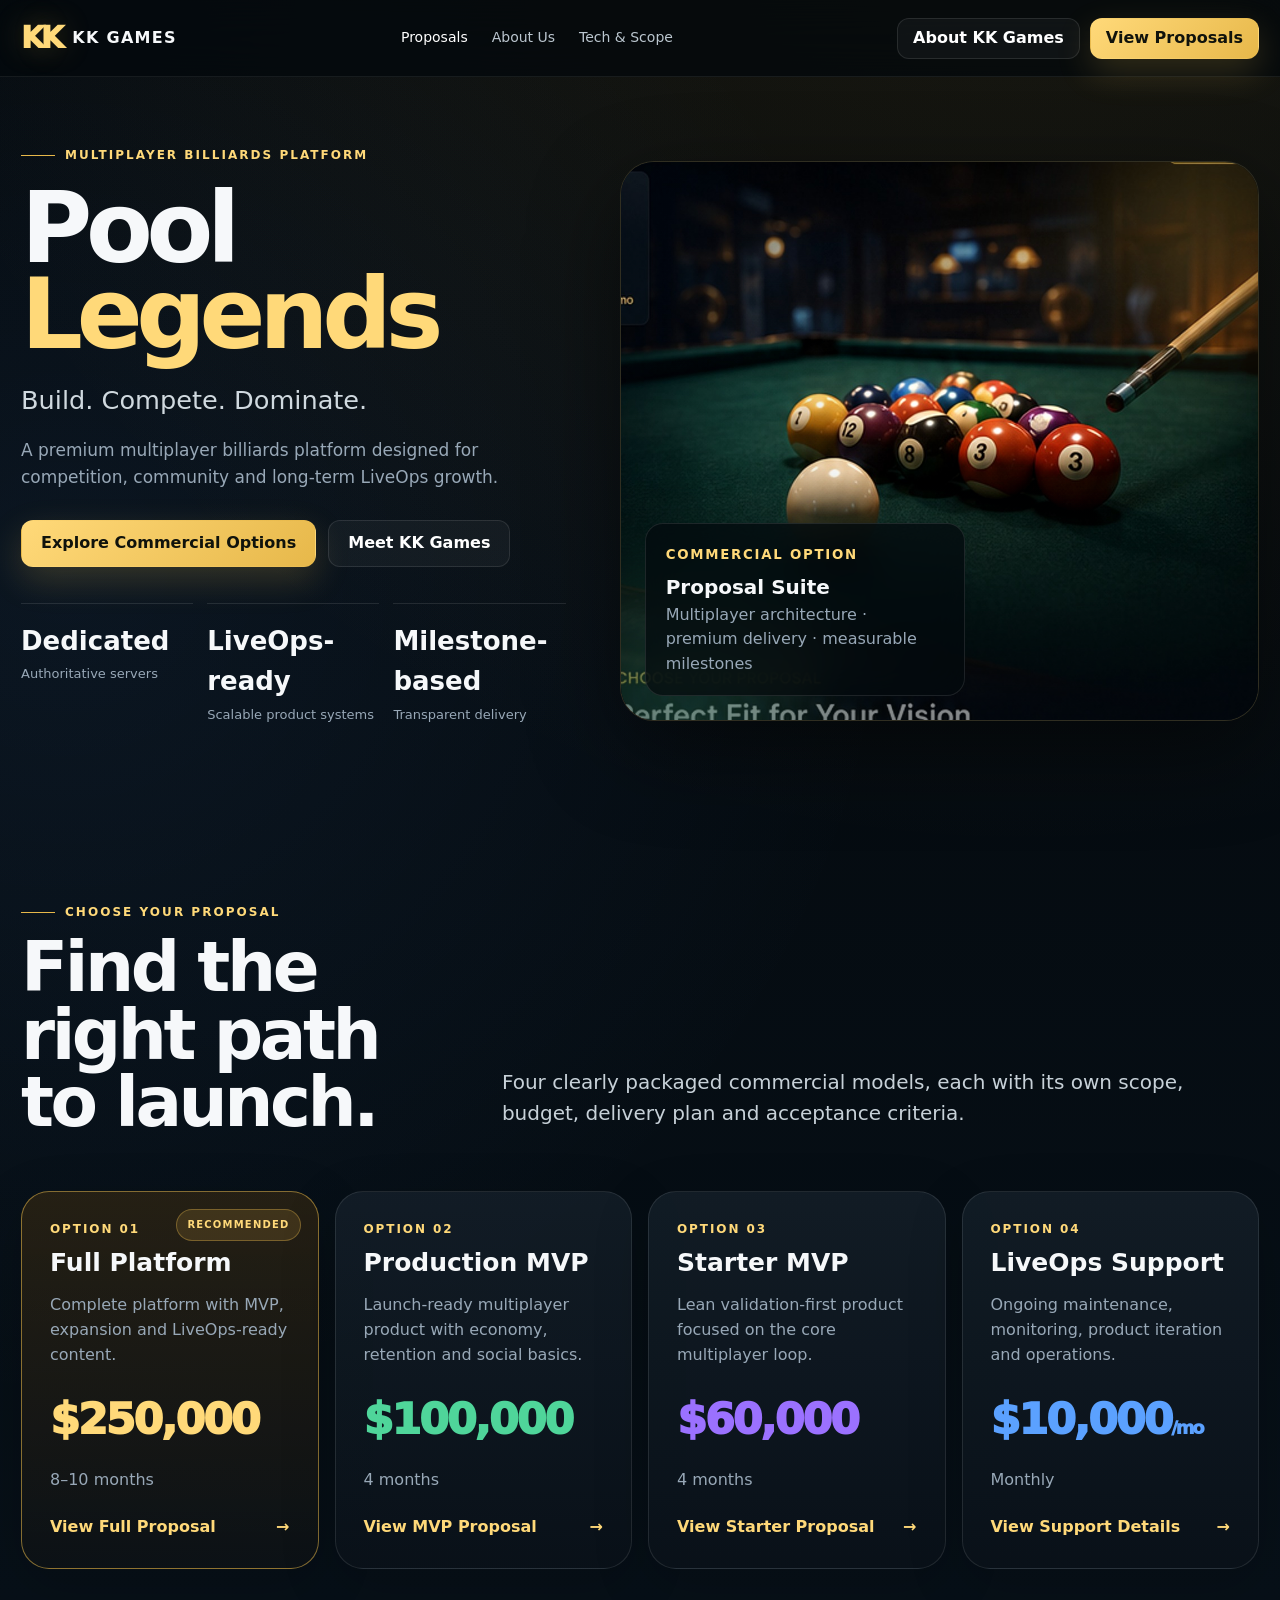
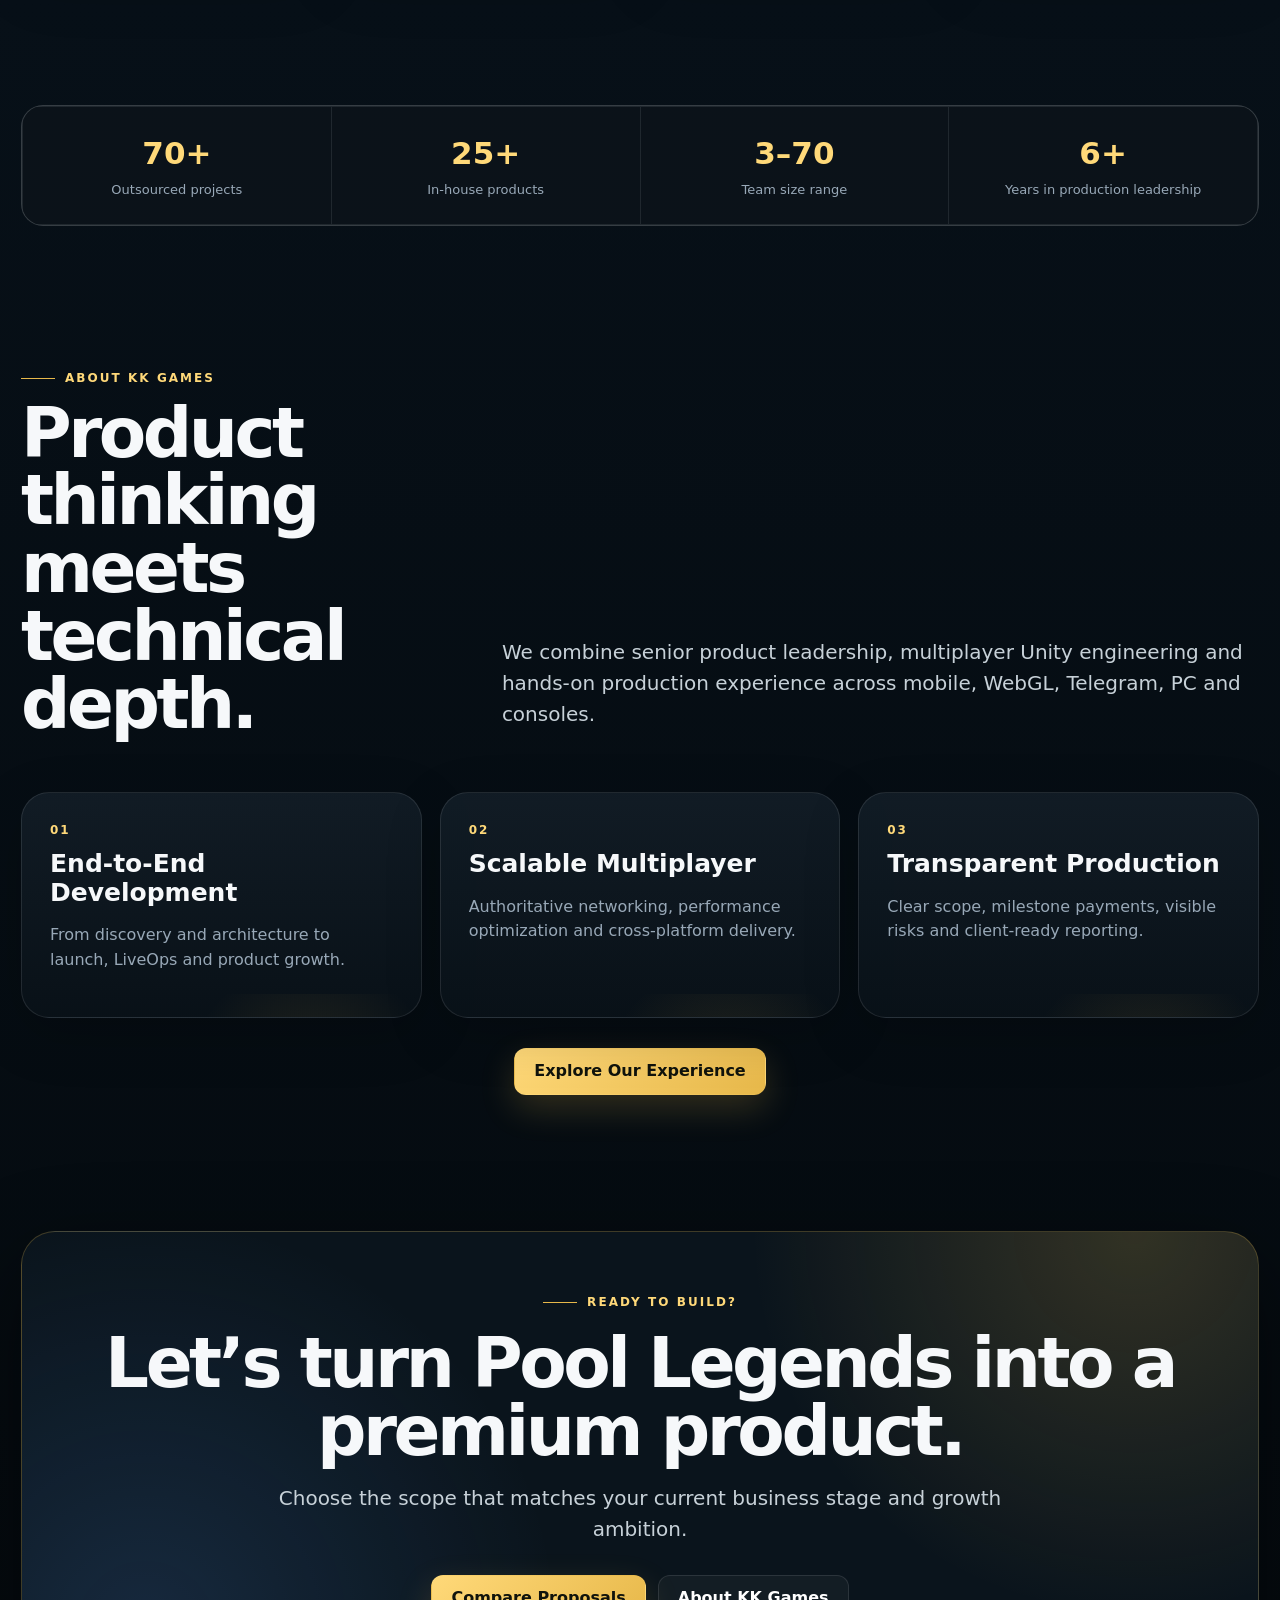
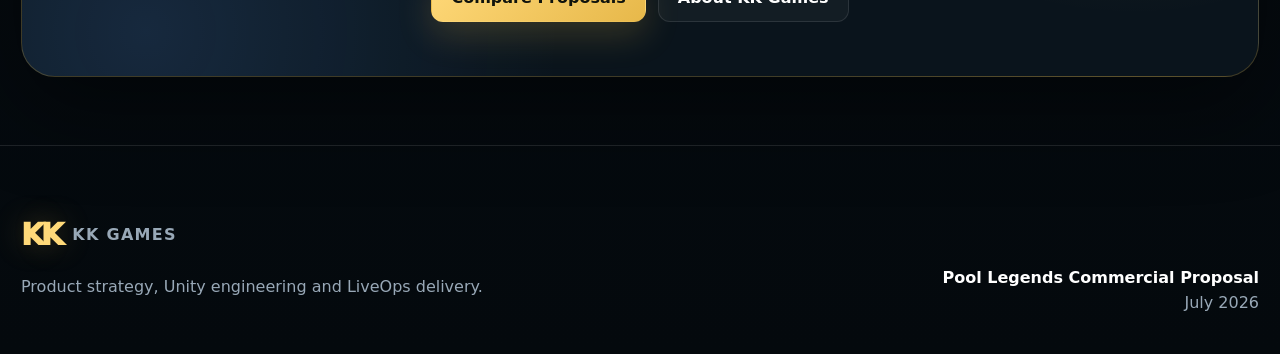
<file: index.html>
<!doctype html><html lang="en"><head><meta charset="utf-8"><meta name="viewport" content="width=device-width,initial-scale=1"><meta name="description" content="Pool Legends commercial proposal by KK Games."><title>Pool Legends — Commercial Proposals</title><link rel="stylesheet" href="assets/style.css"></head><body><nav class="nav"><div class="wrap navin">
<a class="brand" href="index.html"><span class="mark">KK</span><span>KK GAMES</span></a>
<div class="links">
<a class="active" href="index.html">Proposals</a>
<a class="" href="about.html">About Us</a>
<a href="full.html#scope">Process</a>
<a href="mvp.html#scope">Tech & Scope</a>
</div>
<div class="nav-actions"><a class="btn slim" href="about.html">About KK Games</a><a class="btn gold slim" href="index.html#offers">View Proposals</a></div>
</div></nav>
<main><section class="hero"><div class="wrap hero-grid">
<div class="reveal"><div class="eyebrow">Multiplayer Billiards Platform</div><h1>Pool<br><span style="color:var(--gold2)">Legends</span></h1>
<div class="sub">Build. Compete. Dominate.</div><p class="copy">A premium multiplayer billiards platform designed for competition, community and long-term LiveOps growth.</p>
<div class="actions"><a class="btn gold" href="#offers" data-scroll="#offers">Explore Commercial Options</a><a class="btn" href="about.html">Meet KK Games</a></div>
<div class="metrics"><div class="metric"><strong>Dedicated</strong><span>Authoritative servers</span></div><div class="metric"><strong>LiveOps-ready</strong><span>Scalable product systems</span></div><div class="metric"><strong>Milestone-based</strong><span>Transparent delivery</span></div></div></div>
<div class="hero-visual reveal"><div class="glow g1"></div><div class="glow g2"></div><div class="hero-badge"><small>COMMERCIAL OPTION</small><b>Proposal Suite</b><span class="muted">Multiplayer architecture · premium delivery · measurable milestones</span></div></div>
</div></section>
<section id="offers"><div class="wrap"><div class="head reveal"><div><div class="eyebrow">Choose Your Proposal</div><h2>Find the right path to launch.</h2></div><p class="lead">Four clearly packaged commercial models, each with its own scope, budget, delivery plan and acceptance criteria.</p></div>
<div class="grid4">
<a class="card offer recommended reveal" href="full.html"><span class="ribbon">RECOMMENDED</span><div class="kick">Option 01</div><h3>Full Platform</h3><p class="muted">Complete platform with MVP, expansion and LiveOps-ready content.</p><div class="price" style="color:var(--gold2)">$250,000</div><p class="muted">8–10 months</p><div class="go"><span>View Full Proposal</span><span>→</span></div></a>
<a class="card offer reveal" href="mvp.html"><div class="kick">Option 02</div><h3>Production MVP</h3><p class="muted">Launch-ready multiplayer product with economy, retention and social basics.</p><div class="price" style="color:var(--green)">$100,000</div><p class="muted">4 months</p><div class="go"><span>View MVP Proposal</span><span>→</span></div></a>
<a class="card offer reveal" href="starter.html"><div class="kick">Option 03</div><h3>Starter MVP</h3><p class="muted">Lean validation-first product focused on the core multiplayer loop.</p><div class="price" style="color:var(--violet)">$60,000</div><p class="muted">4 months</p><div class="go"><span>View Starter Proposal</span><span>→</span></div></a>
<a class="card offer reveal" href="support.html"><div class="kick">Option 04</div><h3>LiveOps Support</h3><p class="muted">Ongoing maintenance, monitoring, product iteration and operations.</p><div class="price" style="color:var(--blue)">$10,000<span style="font-size:18px">/mo</span></div><p class="muted">Monthly</p><div class="go"><span>View Support Details</span><span>→</span></div></a>
</div></div></section>
<section><div class="wrap"><div class="statbar reveal"><div class="stat"><strong>70+</strong><span>Outsourced projects</span></div><div class="stat"><strong>25+</strong><span>In-house products</span></div><div class="stat"><strong>3–70</strong><span>Team size range</span></div><div class="stat"><strong>6+</strong><span>Years in production leadership</span></div></div></div></section>
<section><div class="wrap"><div class="head reveal"><div><div class="eyebrow">About KK Games</div><h2>Product thinking meets technical depth.</h2></div><p class="lead">We combine senior product leadership, multiplayer Unity engineering and hands-on production experience across mobile, WebGL, Telegram, PC and consoles.</p></div>
<div class="grid3">
<div class="card"><div class="kick">01</div><h3>End-to-End Development</h3><p class="muted">From discovery and architecture to launch, LiveOps and product growth.</p></div>
<div class="card"><div class="kick">02</div><h3>Scalable Multiplayer</h3><p class="muted">Authoritative networking, performance optimization and cross-platform delivery.</p></div>
<div class="card"><div class="kick">03</div><h3>Transparent Production</h3><p class="muted">Clear scope, milestone payments, visible risks and client-ready reporting.</p></div>
</div><div class="actions" style="justify-content:center;margin-top:30px"><a class="btn gold" href="about.html">Explore Our Experience</a></div></div></section>
<section><div class="wrap"><div class="cta reveal"><div class="eyebrow">Ready to Build?</div><h2 style="margin-top:18px">Let’s turn Pool Legends into a premium product.</h2><p class="lead" style="margin:18px auto 0">Choose the scope that matches your current business stage and growth ambition.</p><div class="actions" style="justify-content:center"><a class="btn gold" href="#offers" data-scroll="#offers">Compare Proposals</a><a class="btn" href="about.html">About KK Games</a></div></div></div></section>
</main><footer><div class="wrap foot"><div><div class="brand"><span class="mark">KK</span><span>KK GAMES</span></div><p>Product strategy, Unity engineering and LiveOps delivery.</p></div><div style="text-align:right"><b style="color:#fff">Pool Legends Commercial Proposal</b><br>July 2026</div></div></footer><script src="assets/app.js"></script></body></html>
</file>
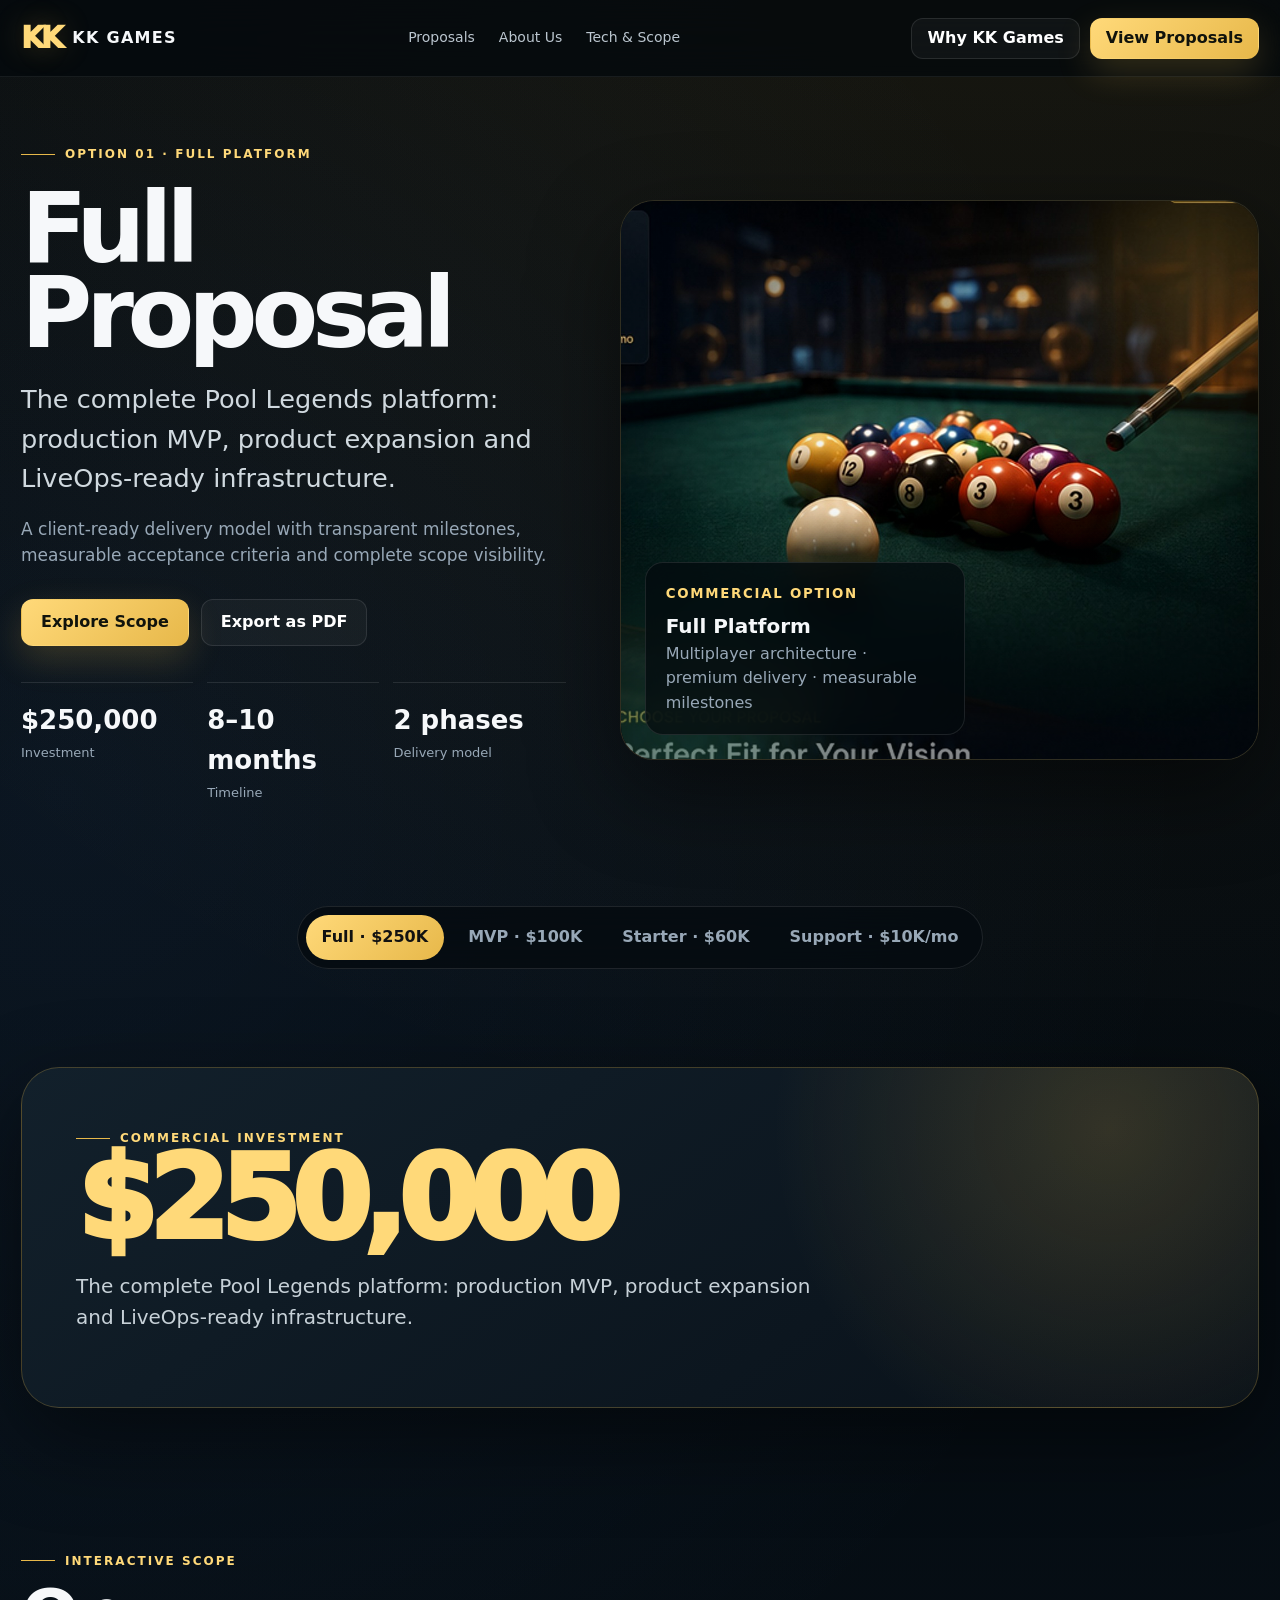
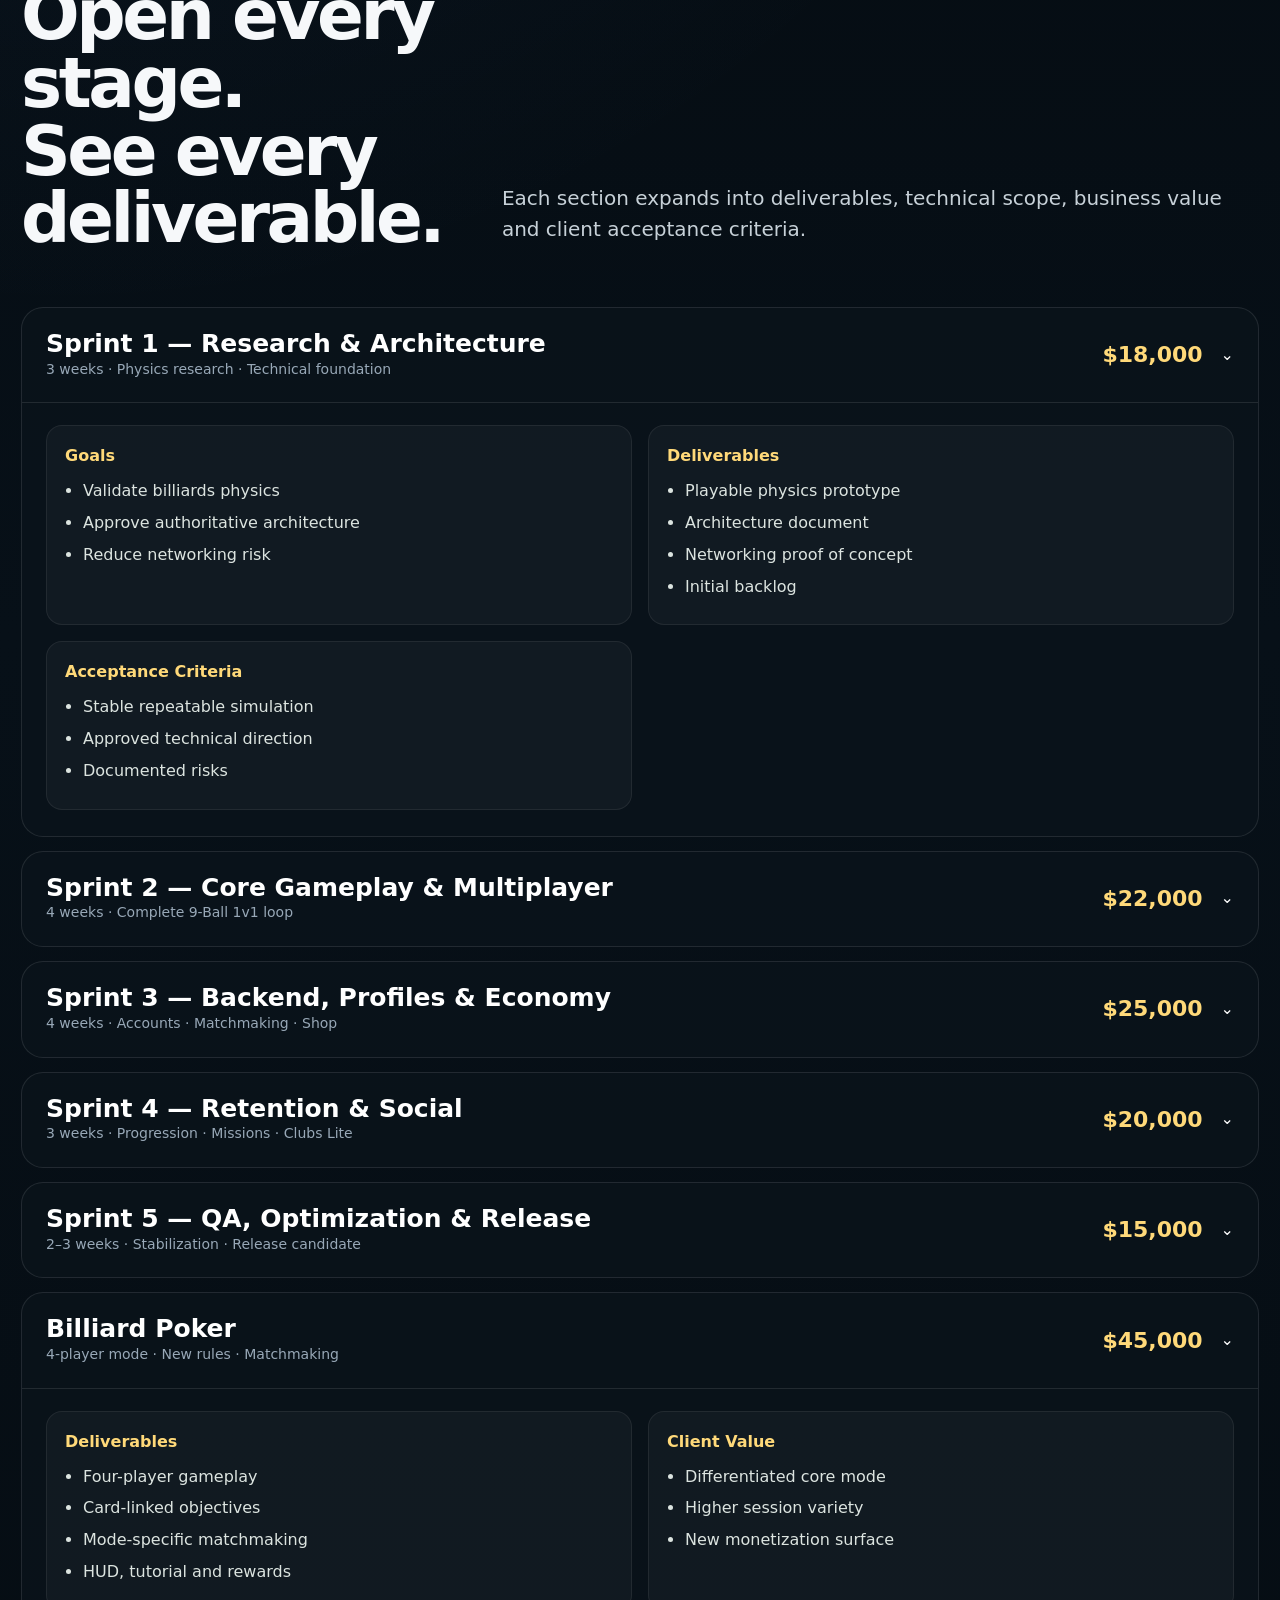
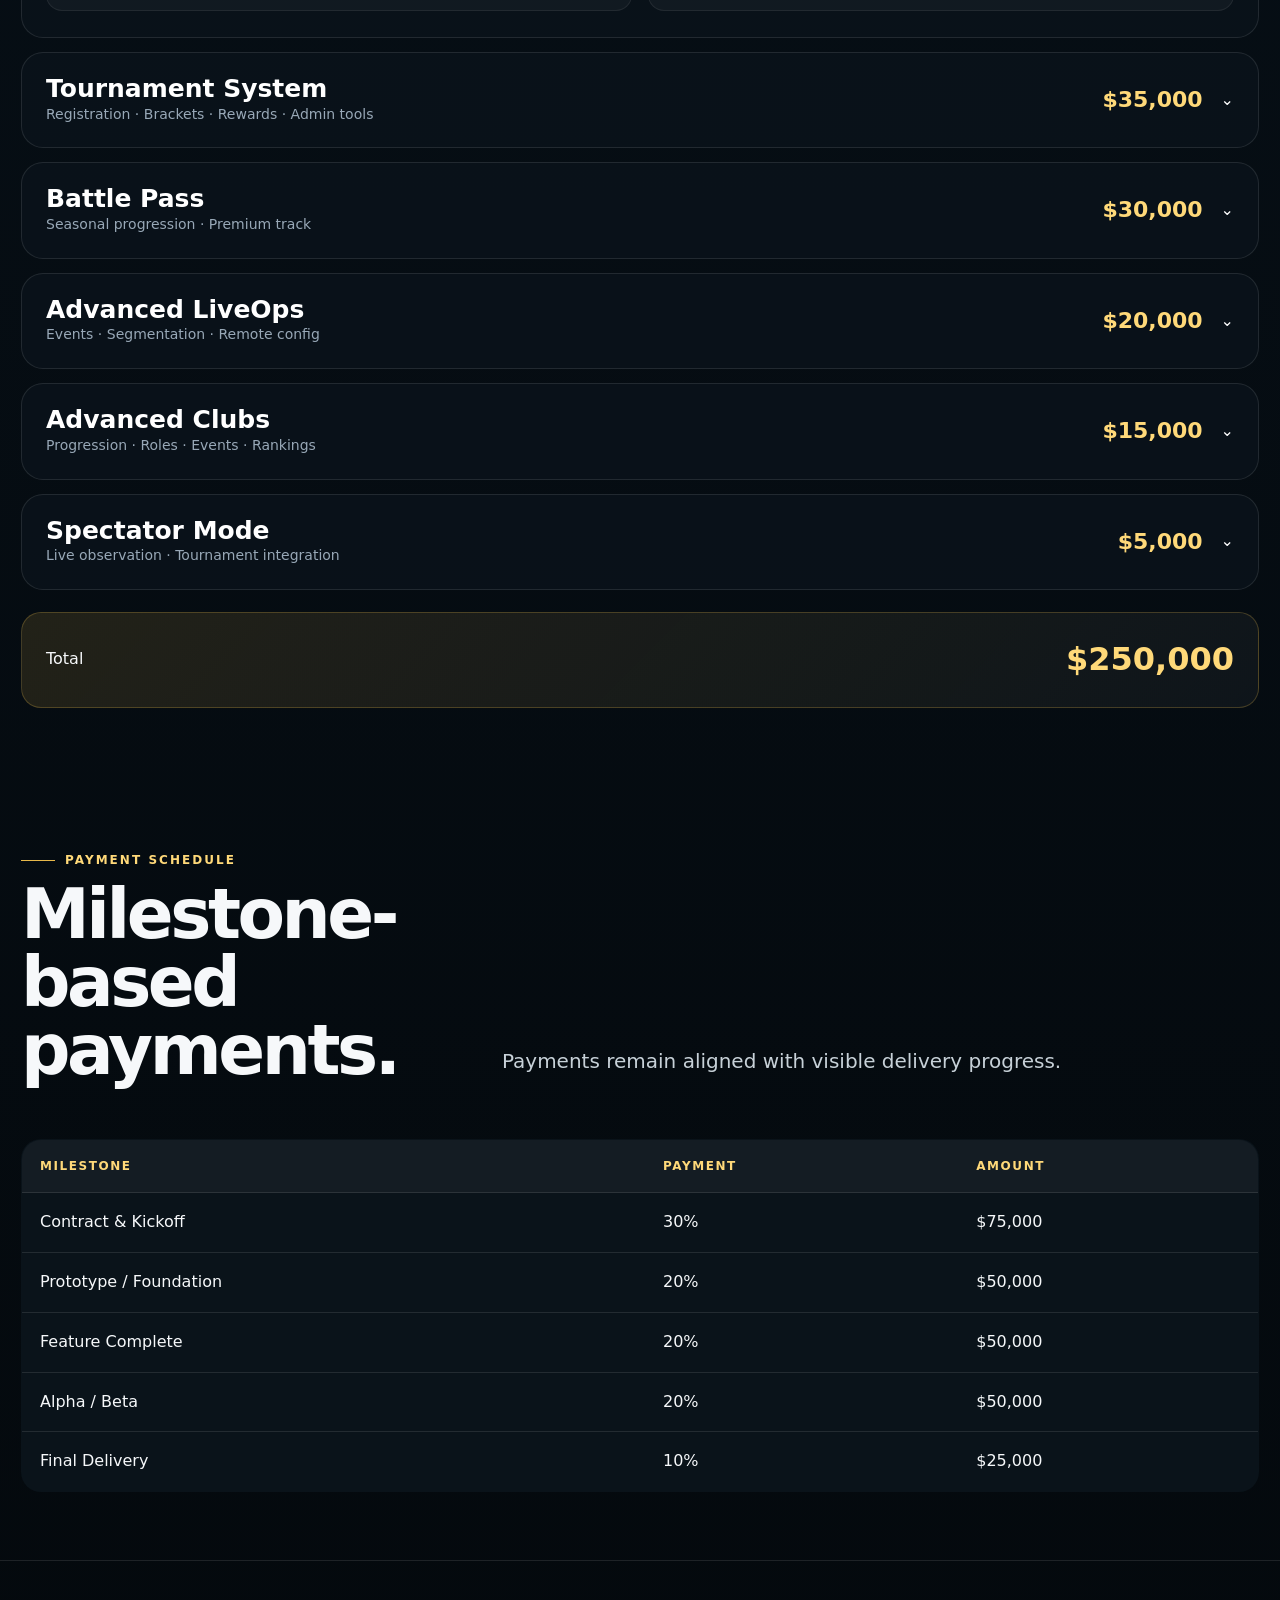
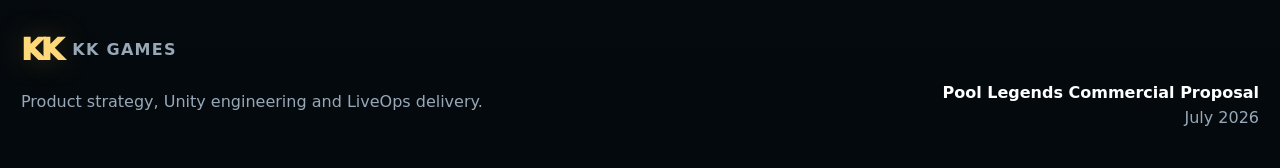
<file: full.html>
<!doctype html><html lang="en"><head><meta charset="utf-8"><meta name="viewport" content="width=device-width,initial-scale=1"><meta name="description" content="Pool Legends commercial proposal by KK Games."><title>Pool Legends — Full Platform</title><link rel="stylesheet" href="assets/style.css"></head><body><nav class="nav"><div class="wrap navin">
<a class="brand" href="index.html"><span class="mark">KK</span><span>KK GAMES</span></a>
<div class="links">
<a class="" href="index.html">Proposals</a>
<a class="" href="about.html">About Us</a>
<a href="full.html#scope">Process</a>
<a href="mvp.html#scope">Tech & Scope</a>
</div>
<div class="nav-actions"><a class="btn slim" href="about.html">Why KK Games</a><a class="btn gold slim" href="index.html#offers">View Proposals</a></div>
</div></nav><main id="proposal"><section class="hero"><div class="wrap hero-grid"><div class="reveal"><div class="eyebrow">Option 01 · Full Platform</div><h1>Full<br>Proposal</h1><div class="sub">The complete Pool Legends platform: production MVP, product expansion and LiveOps-ready infrastructure.</div><p class="copy">A client-ready delivery model with transparent milestones, measurable acceptance criteria and complete scope visibility.</p><div class="actions"><a class="btn gold" href="#scope" data-scroll="#scope">Explore Scope</a><button class="btn" onclick="window.print()">Export as PDF</button></div><div class="metrics"><div class="metric"><strong>$250,000</strong><span>Investment</span></div><div class="metric"><strong>8–10 months</strong><span>Timeline</span></div><div class="metric"><strong>2 phases</strong><span>Delivery model</span></div></div></div><div class="hero-visual reveal"><div class="glow g1"></div><div class="glow g2"></div><div class="hero-badge"><small>COMMERCIAL OPTION</small><b>Full Platform</b><span class="muted">Multiplayer architecture · premium delivery · measurable milestones</span></div></div></div></section><div class="wrap"><div class="switcher"><a class="active" href="full.html">Full · $250K</a><a class="" href="mvp.html">MVP · $100K</a><a class="" href="starter.html">Starter · $60K</a><a class="" href="support.html">Support · $10K/mo</a></div></div>
<section><div class="wrap"><div class="summary reveal"><div class="eyebrow">Commercial Investment</div><div class="bigprice">$250,000</div><p class="lead">The complete Pool Legends platform: production MVP, product expansion and LiveOps-ready infrastructure.</p></div></div></section>
<section id="scope"><div class="wrap"><div class="head reveal"><div><div class="eyebrow">Interactive Scope</div><h2>Open every stage.<br>See every deliverable.</h2></div><p class="lead">Each section expands into deliverables, technical scope, business value and client acceptance criteria.</p></div><div class="accordion"><div class="acc open"><button class="accbtn"><div><h3>Sprint 1 — Research & Architecture</h3><div class="meta">3 weeks · Physics research · Technical foundation</div></div><div class="amt">$18,000</div><div>⌄</div></button><div class="accbody"><div class="detail"><div class="box"><h4>Goals</h4><ul><li>Validate billiards physics</li><li>Approve authoritative architecture</li><li>Reduce networking risk</li></ul></div><div class="box"><h4>Deliverables</h4><ul><li>Playable physics prototype</li><li>Architecture document</li><li>Networking proof of concept</li><li>Initial backlog</li></ul></div><div class="box"><h4>Acceptance Criteria</h4><ul><li>Stable repeatable simulation</li><li>Approved technical direction</li><li>Documented risks</li></ul></div></div></div></div><div class="acc "><button class="accbtn"><div><h3>Sprint 2 — Core Gameplay & Multiplayer</h3><div class="meta">4 weeks · Complete 9-Ball 1v1 loop</div></div><div class="amt">$22,000</div><div>⌄</div></button><div class="accbody"><div class="detail"><div class="box"><h4>Deliverables</h4><ul><li>Aiming, power and spin</li><li>Rules, fouls and ball-in-hand</li><li>Reconnect and recovery</li></ul></div><div class="box"><h4>Technical Scope</h4><ul><li>Dedicated authoritative server</li><li>Prediction and reconciliation</li><li>State interpolation</li></ul></div><div class="box"><h4>Acceptance Criteria</h4><ul><li>Two remote players complete a match</li><li>Server validates game rules</li><li>Session recovery works</li></ul></div></div></div></div><div class="acc "><button class="accbtn"><div><h3>Sprint 3 — Backend, Profiles & Economy</h3><div class="meta">4 weeks · Accounts · Matchmaking · Shop</div></div><div class="amt">$25,000</div><div>⌄</div></button><div class="accbody"><div class="detail"><div class="box"><h4>Deliverables</h4><ul><li>Guest, Google and Apple login</li><li>Profiles and match history</li><li>Matchmaking and rankings</li><li>Coins, Gems, shop and inventory</li></ul></div><div class="box"><h4>Acceptance Criteria</h4><ul><li>Persistent player data</li><li>Auditable wallet operations</li><li>Purchase sandbox flow</li></ul></div></div></div></div><div class="acc "><button class="accbtn"><div><h3>Sprint 4 — Retention & Social</h3><div class="meta">3 weeks · Progression · Missions · Clubs Lite</div></div><div class="amt">$20,000</div><div>⌄</div></button><div class="accbody"><div class="detail"><div class="box"><h4>Deliverables</h4><ul><li>Daily rewards</li><li>Missions and achievements</li><li>Collectible cards</li><li>Basic Clubs and chat</li><li>Tutorial</li></ul></div><div class="box"><h4>Client Outcome</h4><ul><li>Retention foundation</li><li>Community layer</li><li>Content-ready product systems</li></ul></div></div></div></div><div class="acc "><button class="accbtn"><div><h3>Sprint 5 — QA, Optimization & Release</h3><div class="meta">2–3 weeks · Stabilization · Release candidate</div></div><div class="amt">$15,000</div><div>⌄</div></button><div class="accbody"><div class="detail"><div class="box"><h4>Deliverables</h4><ul><li>Full regression QA</li><li>Performance optimization</li><li>Analytics and crash reporting</li><li>Release candidate builds</li><li>Documentation</li></ul></div><div class="box"><h4>Acceptance Criteria</h4><ul><li>No blocker defects</li><li>Approved target-device performance</li><li>Source-code handover</li></ul></div></div></div></div><div class="acc open"><button class="accbtn"><div><h3>Billiard Poker</h3><div class="meta">4-player mode · New rules · Matchmaking</div></div><div class="amt">$45,000</div><div>⌄</div></button><div class="accbody"><div class="detail"><div class="box"><h4>Deliverables</h4><ul><li>Four-player gameplay</li><li>Card-linked objectives</li><li>Mode-specific matchmaking</li><li>HUD, tutorial and rewards</li></ul></div><div class="box"><h4>Client Value</h4><ul><li>Differentiated core mode</li><li>Higher session variety</li><li>New monetization surface</li></ul></div></div></div></div><div class="acc "><button class="accbtn"><div><h3>Tournament System</h3><div class="meta">Registration · Brackets · Rewards · Admin tools</div></div><div class="amt">$35,000</div><div>⌄</div></button><div class="accbody"><div class="detail"><div class="box"><h4>Deliverables</h4><ul><li>Scheduled tournaments</li><li>Qualification rounds</li><li>Brackets and leaderboards</li><li>Reward distribution</li></ul></div><div class="box"><h4>Acceptance Criteria</h4><ul><li>Stable bracket progression</li><li>Correct reward payout</li><li>Recoverable interrupted matches</li></ul></div></div></div></div><div class="acc "><button class="accbtn"><div><h3>Battle Pass</h3><div class="meta">Seasonal progression · Premium track</div></div><div class="amt">$30,000</div><div>⌄</div></button><div class="accbody"><div class="detail"><div class="box"><h4>Deliverables</h4><ul><li>Free and Premium tracks</li><li>Season XP</li><li>Seasonal missions</li><li>Reward claiming</li><li>Purchase flow</li></ul></div><div class="box"><h4>Business Value</h4><ul><li>Recurring monetization</li><li>Seasonal engagement</li><li>Content cadence</li></ul></div></div></div></div><div class="acc "><button class="accbtn"><div><h3>Advanced LiveOps</h3><div class="meta">Events · Segmentation · Remote config</div></div><div class="amt">$20,000</div><div>⌄</div></button><div class="accbody"><div class="detail"><div class="box"><h4>Deliverables</h4><ul><li>Feature flags</li><li>Remote configuration</li><li>Player segmentation</li><li>Seasonal events</li><li>Economy balancing</li></ul></div><div class="box"><h4>Business Value</h4><ul><li>Faster operations</li><li>Less dependency on releases</li><li>Controlled experiments</li></ul></div></div></div></div><div class="acc "><button class="accbtn"><div><h3>Advanced Clubs</h3><div class="meta">Progression · Roles · Events · Rankings</div></div><div class="amt">$15,000</div><div>⌄</div></button><div class="accbody"><div class="detail"><div class="box"><h4>Deliverables</h4><ul><li>Club levels</li><li>Club missions and rewards</li><li>Roles and permissions</li><li>Moderation</li></ul></div><div class="box"><h4>Acceptance Criteria</h4><ul><li>Secure roles</li><li>Correct contribution tracking</li><li>Admin moderation</li></ul></div></div></div></div><div class="acc "><button class="accbtn"><div><h3>Spectator Mode</h3><div class="meta">Live observation · Tournament integration</div></div><div class="amt">$5,000</div><div>⌄</div></button><div class="accbody"><div class="detail"><div class="box"><h4>Deliverables</h4><ul><li>Live match view</li><li>Player profiles</li><li>Match-state display</li><li>Tournament integration</li></ul></div><div class="box"><h4>Acceptance Criteria</h4><ul><li>Spectators cannot affect match state</li><li>Stable viewing under expected latency</li></ul></div></div></div></div></div><div class="total"><span>Total</span><strong>$250,000</strong></div></div></section>

<section><div class="wrap"><div class="head reveal"><div><div class="eyebrow">Payment Schedule</div><h2>Milestone-based payments.</h2></div><p class="lead">Payments remain aligned with visible delivery progress.</p></div><table class="table"><thead><tr><th>Milestone</th><th>Payment</th><th>Amount</th></tr></thead><tbody><tr><td>Contract & Kickoff</td><td>30%</td><td>$75,000</td></tr><tr><td>Prototype / Foundation</td><td>20%</td><td>$50,000</td></tr><tr><td>Feature Complete</td><td>20%</td><td>$50,000</td></tr><tr><td>Alpha / Beta</td><td>20%</td><td>$50,000</td></tr><tr><td>Final Delivery</td><td>10%</td><td>$25,000</td></tr></tbody></table></div></section></main><footer><div class="wrap foot"><div><div class="brand"><span class="mark">KK</span><span>KK GAMES</span></div><p>Product strategy, Unity engineering and LiveOps delivery.</p></div><div style="text-align:right"><b style="color:#fff">Pool Legends Commercial Proposal</b><br>July 2026</div></div></footer><script src="assets/app.js"></script></body></html>
</file>
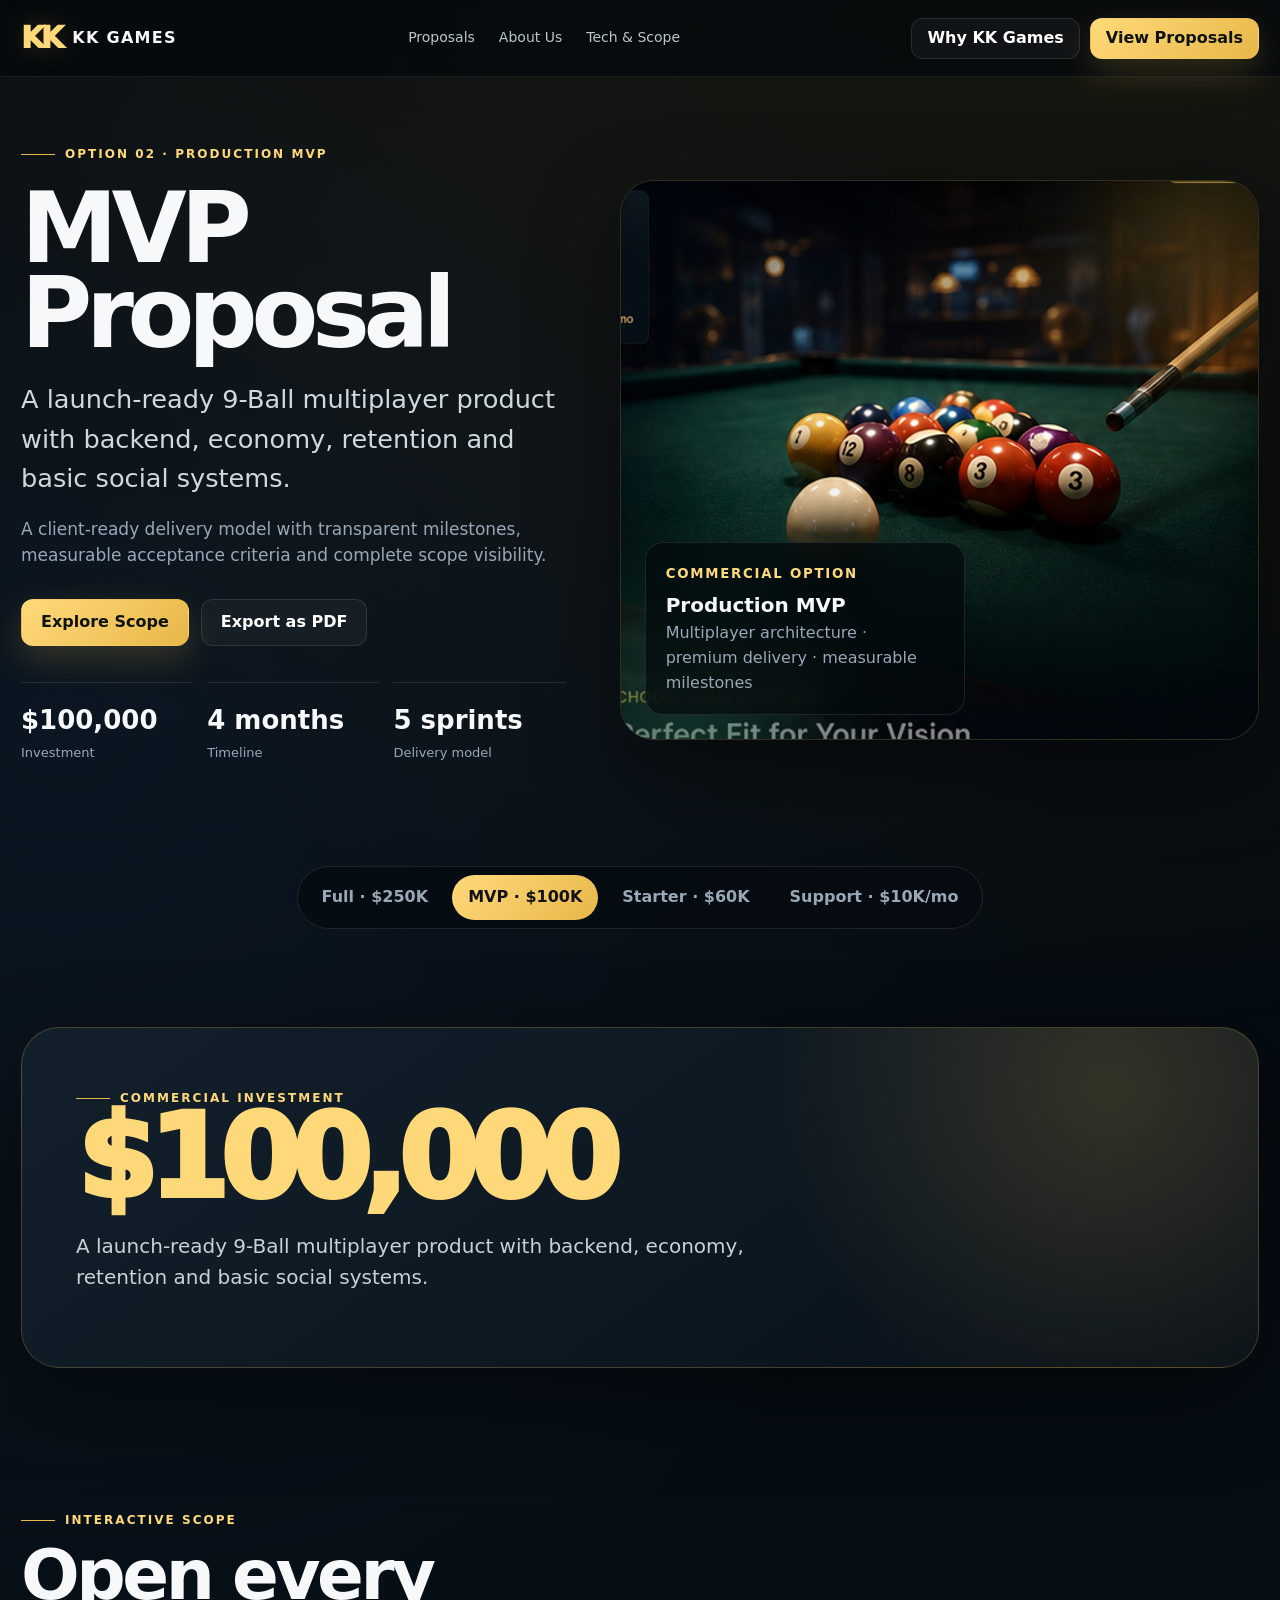
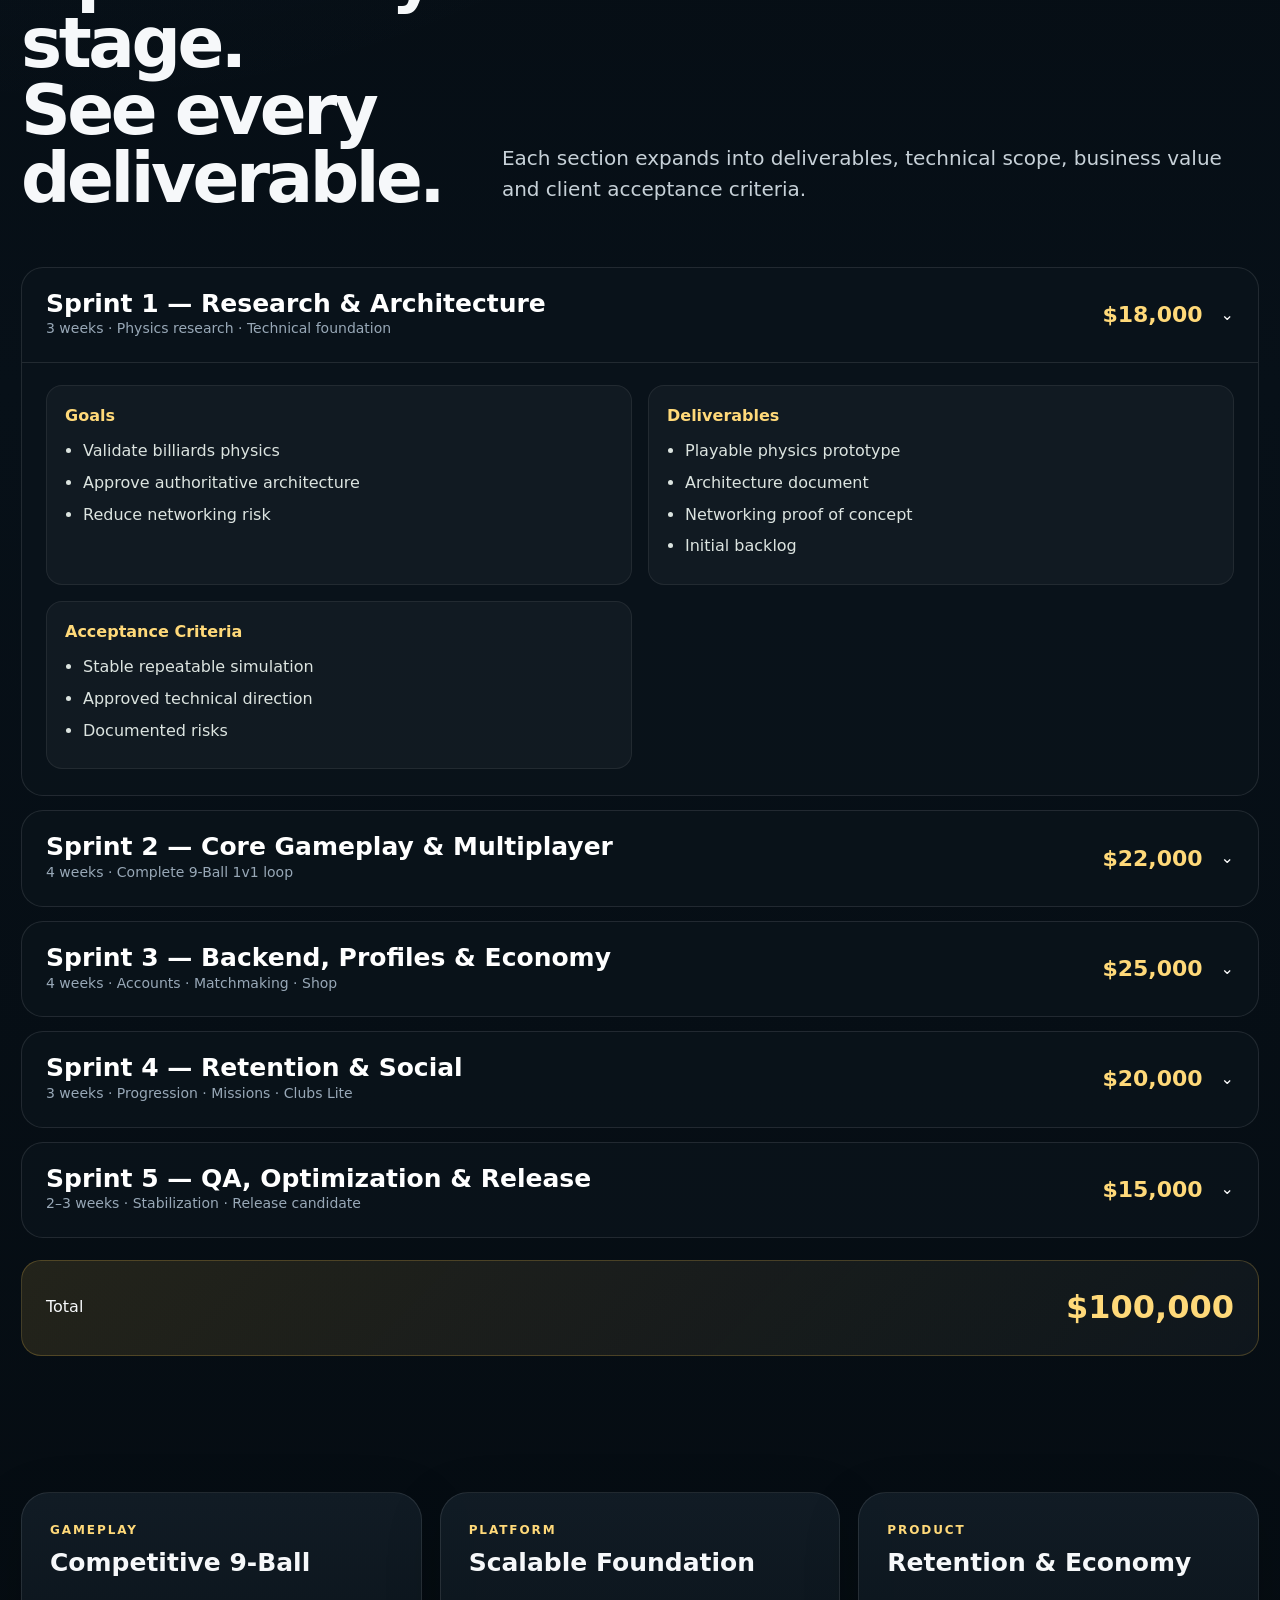
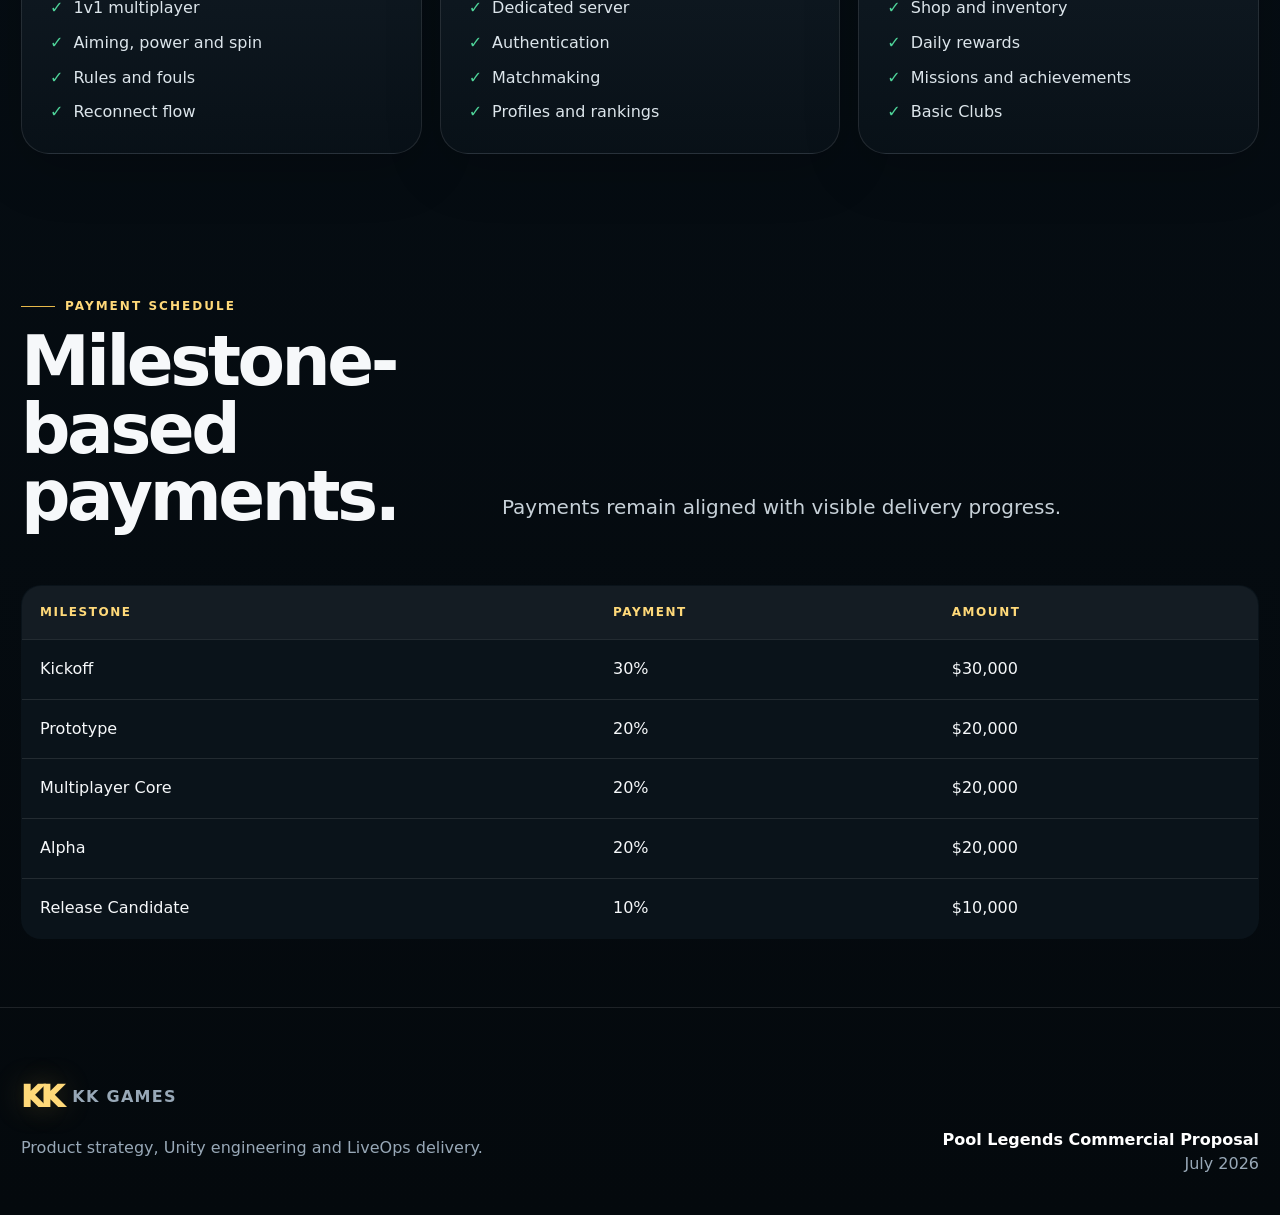
<file: mvp.html>
<!doctype html><html lang="en"><head><meta charset="utf-8"><meta name="viewport" content="width=device-width,initial-scale=1"><meta name="description" content="Pool Legends commercial proposal by KK Games."><title>Pool Legends — Production MVP</title><link rel="stylesheet" href="assets/style.css"></head><body><nav class="nav"><div class="wrap navin">
<a class="brand" href="index.html"><span class="mark">KK</span><span>KK GAMES</span></a>
<div class="links">
<a class="" href="index.html">Proposals</a>
<a class="" href="about.html">About Us</a>
<a href="full.html#scope">Process</a>
<a href="mvp.html#scope">Tech & Scope</a>
</div>
<div class="nav-actions"><a class="btn slim" href="about.html">Why KK Games</a><a class="btn gold slim" href="index.html#offers">View Proposals</a></div>
</div></nav><main id="proposal"><section class="hero"><div class="wrap hero-grid"><div class="reveal"><div class="eyebrow">Option 02 · Production MVP</div><h1>MVP<br>Proposal</h1><div class="sub">A launch-ready 9-Ball multiplayer product with backend, economy, retention and basic social systems.</div><p class="copy">A client-ready delivery model with transparent milestones, measurable acceptance criteria and complete scope visibility.</p><div class="actions"><a class="btn gold" href="#scope" data-scroll="#scope">Explore Scope</a><button class="btn" onclick="window.print()">Export as PDF</button></div><div class="metrics"><div class="metric"><strong>$100,000</strong><span>Investment</span></div><div class="metric"><strong>4 months</strong><span>Timeline</span></div><div class="metric"><strong>5 sprints</strong><span>Delivery model</span></div></div></div><div class="hero-visual reveal"><div class="glow g1"></div><div class="glow g2"></div><div class="hero-badge"><small>COMMERCIAL OPTION</small><b>Production MVP</b><span class="muted">Multiplayer architecture · premium delivery · measurable milestones</span></div></div></div></section><div class="wrap"><div class="switcher"><a class="" href="full.html">Full · $250K</a><a class="active" href="mvp.html">MVP · $100K</a><a class="" href="starter.html">Starter · $60K</a><a class="" href="support.html">Support · $10K/mo</a></div></div>
<section><div class="wrap"><div class="summary reveal"><div class="eyebrow">Commercial Investment</div><div class="bigprice">$100,000</div><p class="lead">A launch-ready 9-Ball multiplayer product with backend, economy, retention and basic social systems.</p></div></div></section>
<section id="scope"><div class="wrap"><div class="head reveal"><div><div class="eyebrow">Interactive Scope</div><h2>Open every stage.<br>See every deliverable.</h2></div><p class="lead">Each section expands into deliverables, technical scope, business value and client acceptance criteria.</p></div><div class="accordion"><div class="acc open"><button class="accbtn"><div><h3>Sprint 1 — Research & Architecture</h3><div class="meta">3 weeks · Physics research · Technical foundation</div></div><div class="amt">$18,000</div><div>⌄</div></button><div class="accbody"><div class="detail"><div class="box"><h4>Goals</h4><ul><li>Validate billiards physics</li><li>Approve authoritative architecture</li><li>Reduce networking risk</li></ul></div><div class="box"><h4>Deliverables</h4><ul><li>Playable physics prototype</li><li>Architecture document</li><li>Networking proof of concept</li><li>Initial backlog</li></ul></div><div class="box"><h4>Acceptance Criteria</h4><ul><li>Stable repeatable simulation</li><li>Approved technical direction</li><li>Documented risks</li></ul></div></div></div></div><div class="acc "><button class="accbtn"><div><h3>Sprint 2 — Core Gameplay & Multiplayer</h3><div class="meta">4 weeks · Complete 9-Ball 1v1 loop</div></div><div class="amt">$22,000</div><div>⌄</div></button><div class="accbody"><div class="detail"><div class="box"><h4>Deliverables</h4><ul><li>Aiming, power and spin</li><li>Rules, fouls and ball-in-hand</li><li>Reconnect and recovery</li></ul></div><div class="box"><h4>Technical Scope</h4><ul><li>Dedicated authoritative server</li><li>Prediction and reconciliation</li><li>State interpolation</li></ul></div><div class="box"><h4>Acceptance Criteria</h4><ul><li>Two remote players complete a match</li><li>Server validates game rules</li><li>Session recovery works</li></ul></div></div></div></div><div class="acc "><button class="accbtn"><div><h3>Sprint 3 — Backend, Profiles & Economy</h3><div class="meta">4 weeks · Accounts · Matchmaking · Shop</div></div><div class="amt">$25,000</div><div>⌄</div></button><div class="accbody"><div class="detail"><div class="box"><h4>Deliverables</h4><ul><li>Guest, Google and Apple login</li><li>Profiles and match history</li><li>Matchmaking and rankings</li><li>Coins, Gems, shop and inventory</li></ul></div><div class="box"><h4>Acceptance Criteria</h4><ul><li>Persistent player data</li><li>Auditable wallet operations</li><li>Purchase sandbox flow</li></ul></div></div></div></div><div class="acc "><button class="accbtn"><div><h3>Sprint 4 — Retention & Social</h3><div class="meta">3 weeks · Progression · Missions · Clubs Lite</div></div><div class="amt">$20,000</div><div>⌄</div></button><div class="accbody"><div class="detail"><div class="box"><h4>Deliverables</h4><ul><li>Daily rewards</li><li>Missions and achievements</li><li>Collectible cards</li><li>Basic Clubs and chat</li><li>Tutorial</li></ul></div><div class="box"><h4>Client Outcome</h4><ul><li>Retention foundation</li><li>Community layer</li><li>Content-ready product systems</li></ul></div></div></div></div><div class="acc "><button class="accbtn"><div><h3>Sprint 5 — QA, Optimization & Release</h3><div class="meta">2–3 weeks · Stabilization · Release candidate</div></div><div class="amt">$15,000</div><div>⌄</div></button><div class="accbody"><div class="detail"><div class="box"><h4>Deliverables</h4><ul><li>Full regression QA</li><li>Performance optimization</li><li>Analytics and crash reporting</li><li>Release candidate builds</li><li>Documentation</li></ul></div><div class="box"><h4>Acceptance Criteria</h4><ul><li>No blocker defects</li><li>Approved target-device performance</li><li>Source-code handover</li></ul></div></div></div></div></div><div class="total"><span>Total</span><strong>$100,000</strong></div></div></section>
<section><div class="wrap"><div class="grid3"><div class="card"><div class="kick">Gameplay</div><h3>Competitive 9-Ball</h3><ul class="feature-list"><li>1v1 multiplayer</li><li>Aiming, power and spin</li><li>Rules and fouls</li><li>Reconnect flow</li></ul></div><div class="card"><div class="kick">Platform</div><h3>Scalable Foundation</h3><ul class="feature-list"><li>Dedicated server</li><li>Authentication</li><li>Matchmaking</li><li>Profiles and rankings</li></ul></div><div class="card"><div class="kick">Product</div><h3>Retention & Economy</h3><ul class="feature-list"><li>Shop and inventory</li><li>Daily rewards</li><li>Missions and achievements</li><li>Basic Clubs</li></ul></div></div></div></section>
<section><div class="wrap"><div class="head reveal"><div><div class="eyebrow">Payment Schedule</div><h2>Milestone-based payments.</h2></div><p class="lead">Payments remain aligned with visible delivery progress.</p></div><table class="table"><thead><tr><th>Milestone</th><th>Payment</th><th>Amount</th></tr></thead><tbody><tr><td>Kickoff</td><td>30%</td><td>$30,000</td></tr><tr><td>Prototype</td><td>20%</td><td>$20,000</td></tr><tr><td>Multiplayer Core</td><td>20%</td><td>$20,000</td></tr><tr><td>Alpha</td><td>20%</td><td>$20,000</td></tr><tr><td>Release Candidate</td><td>10%</td><td>$10,000</td></tr></tbody></table></div></section></main><footer><div class="wrap foot"><div><div class="brand"><span class="mark">KK</span><span>KK GAMES</span></div><p>Product strategy, Unity engineering and LiveOps delivery.</p></div><div style="text-align:right"><b style="color:#fff">Pool Legends Commercial Proposal</b><br>July 2026</div></div></footer><script src="assets/app.js"></script></body></html>
</file>
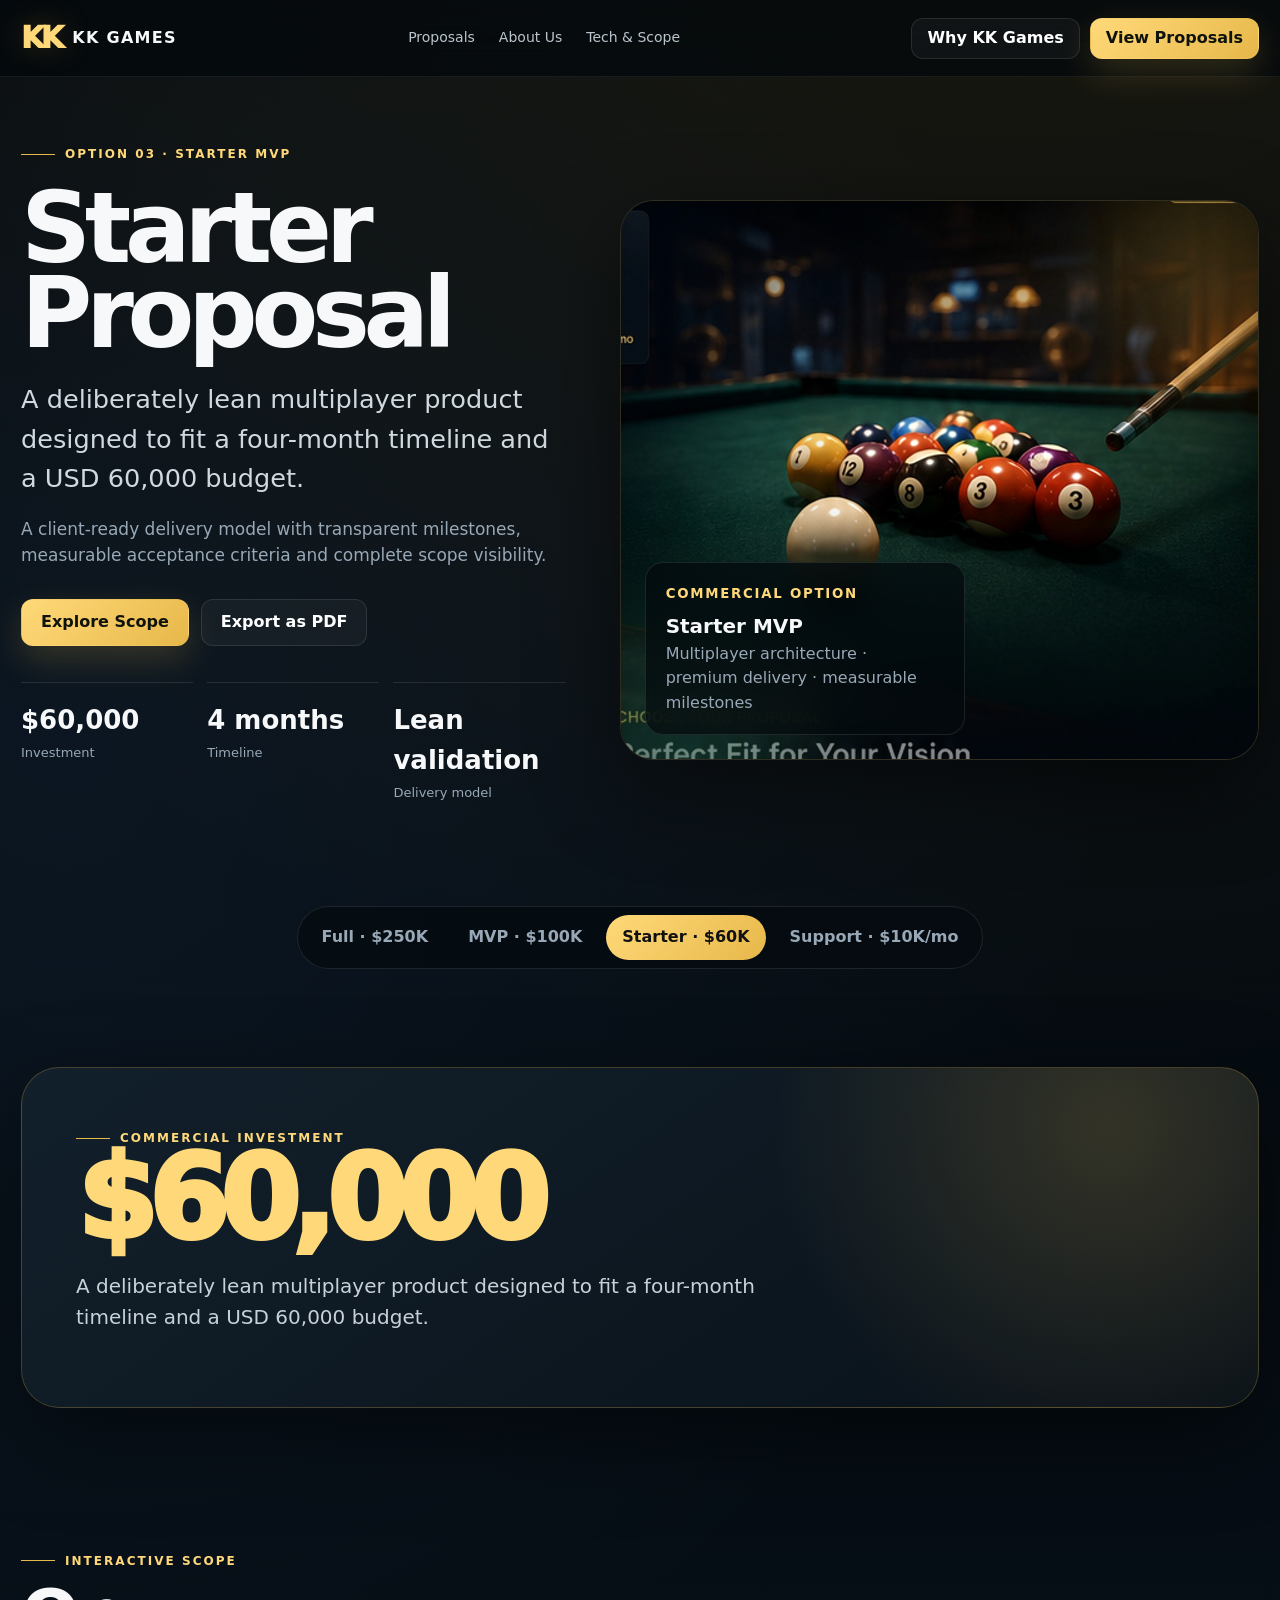
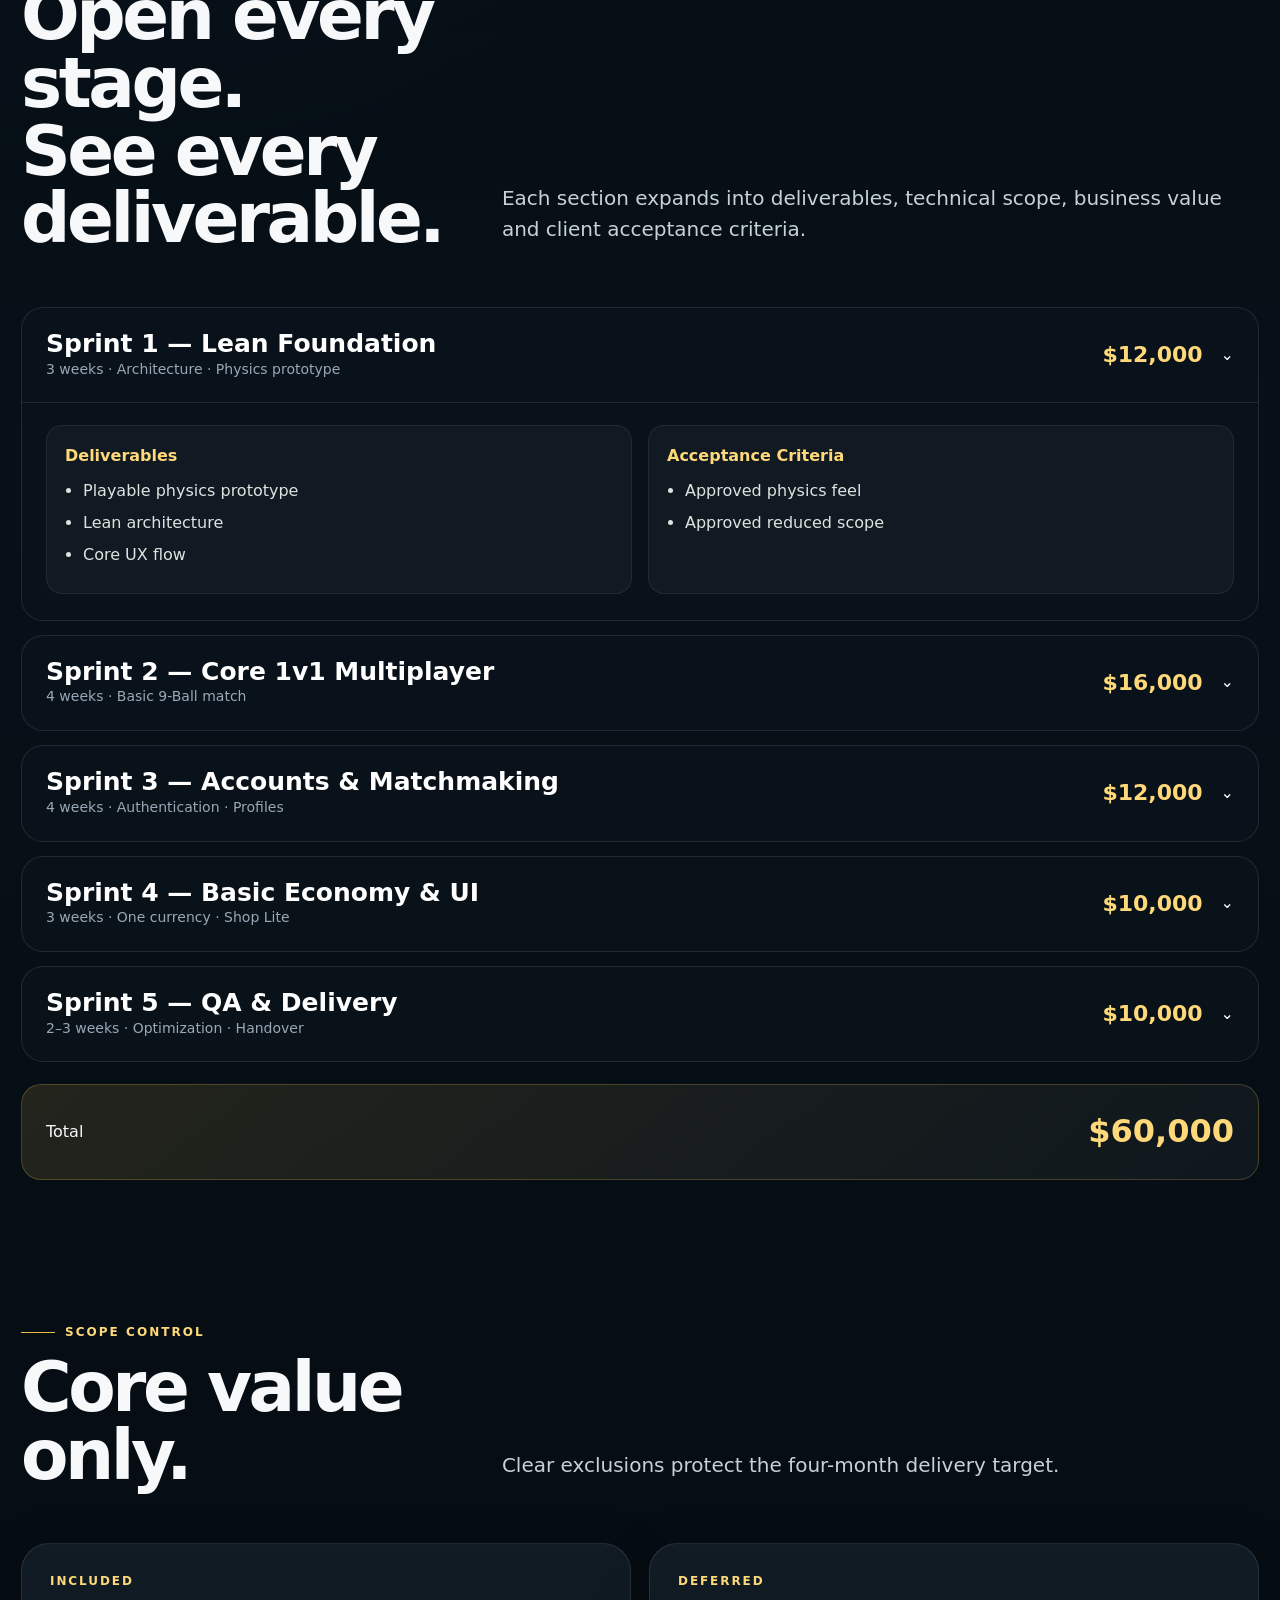
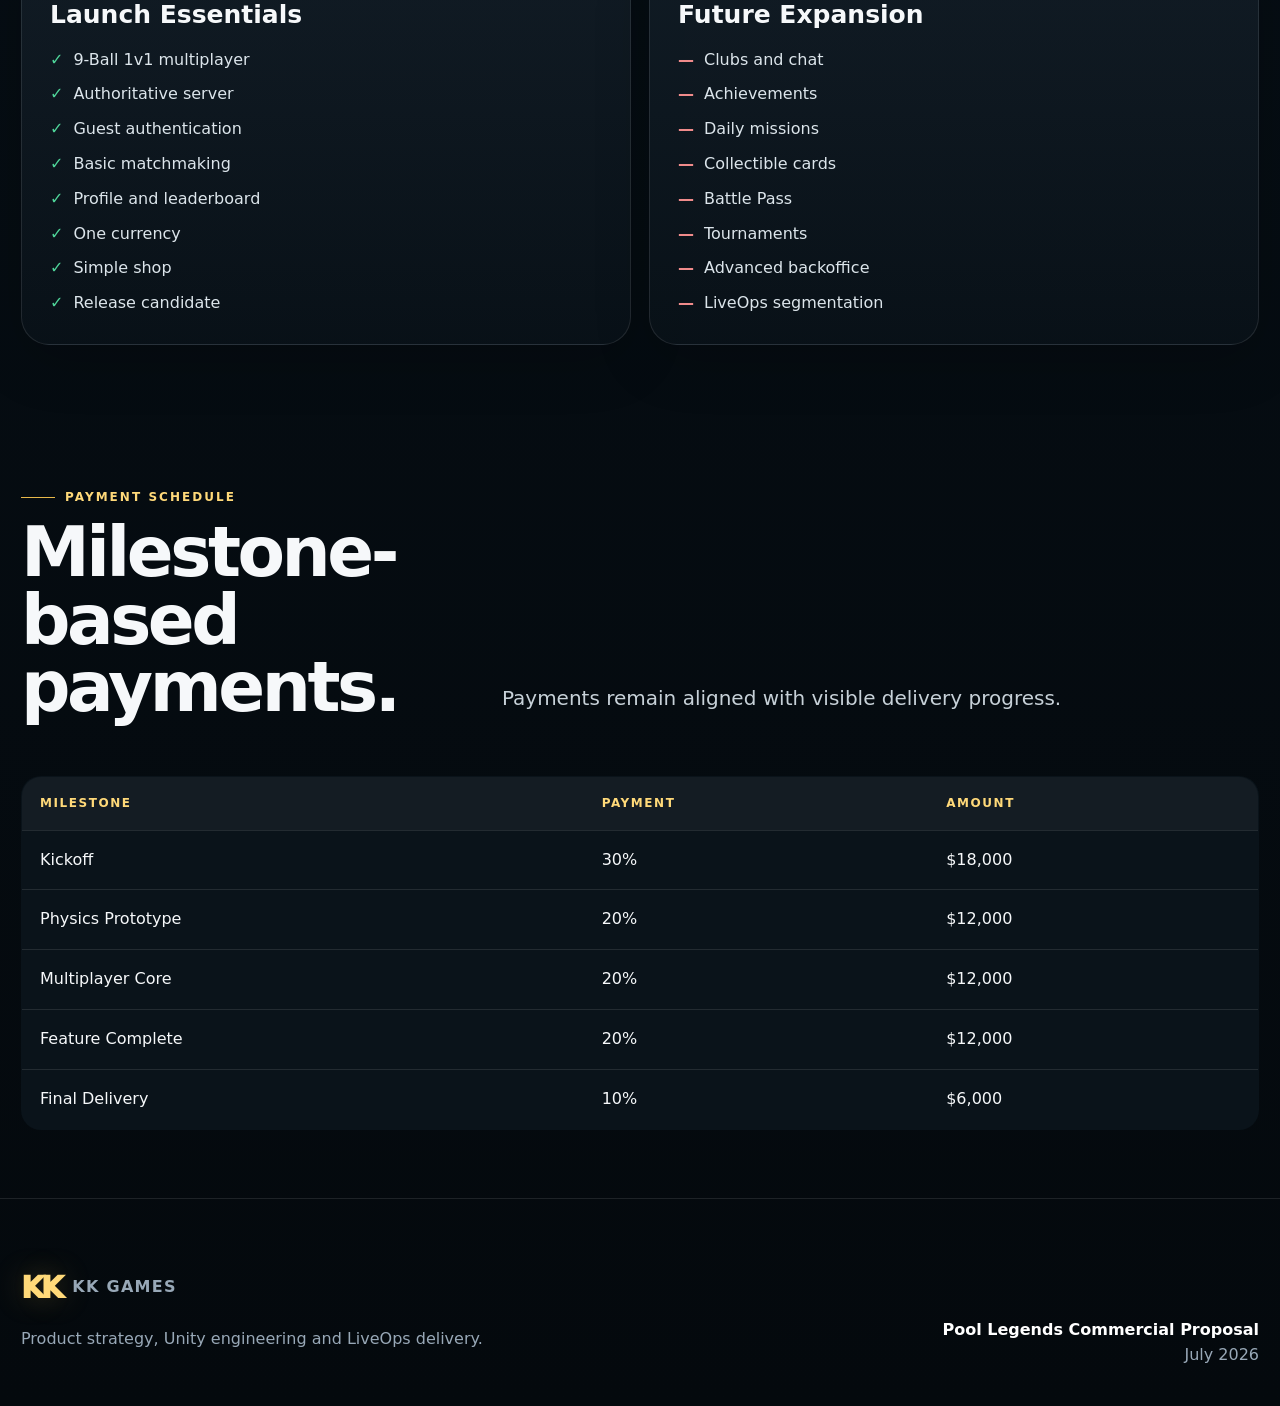
<file: starter.html>
<!doctype html><html lang="en"><head><meta charset="utf-8"><meta name="viewport" content="width=device-width,initial-scale=1"><meta name="description" content="Pool Legends commercial proposal by KK Games."><title>Pool Legends — Starter MVP</title><link rel="stylesheet" href="assets/style.css"></head><body><nav class="nav"><div class="wrap navin">
<a class="brand" href="index.html"><span class="mark">KK</span><span>KK GAMES</span></a>
<div class="links">
<a class="" href="index.html">Proposals</a>
<a class="" href="about.html">About Us</a>
<a href="full.html#scope">Process</a>
<a href="mvp.html#scope">Tech & Scope</a>
</div>
<div class="nav-actions"><a class="btn slim" href="about.html">Why KK Games</a><a class="btn gold slim" href="index.html#offers">View Proposals</a></div>
</div></nav><main id="proposal"><section class="hero"><div class="wrap hero-grid"><div class="reveal"><div class="eyebrow">Option 03 · Starter MVP</div><h1>Starter<br>Proposal</h1><div class="sub">A deliberately lean multiplayer product designed to fit a four-month timeline and a USD 60,000 budget.</div><p class="copy">A client-ready delivery model with transparent milestones, measurable acceptance criteria and complete scope visibility.</p><div class="actions"><a class="btn gold" href="#scope" data-scroll="#scope">Explore Scope</a><button class="btn" onclick="window.print()">Export as PDF</button></div><div class="metrics"><div class="metric"><strong>$60,000</strong><span>Investment</span></div><div class="metric"><strong>4 months</strong><span>Timeline</span></div><div class="metric"><strong>Lean validation</strong><span>Delivery model</span></div></div></div><div class="hero-visual reveal"><div class="glow g1"></div><div class="glow g2"></div><div class="hero-badge"><small>COMMERCIAL OPTION</small><b>Starter MVP</b><span class="muted">Multiplayer architecture · premium delivery · measurable milestones</span></div></div></div></section><div class="wrap"><div class="switcher"><a class="" href="full.html">Full · $250K</a><a class="" href="mvp.html">MVP · $100K</a><a class="active" href="starter.html">Starter · $60K</a><a class="" href="support.html">Support · $10K/mo</a></div></div>
<section><div class="wrap"><div class="summary reveal"><div class="eyebrow">Commercial Investment</div><div class="bigprice">$60,000</div><p class="lead">A deliberately lean multiplayer product designed to fit a four-month timeline and a USD 60,000 budget.</p></div></div></section>
<section id="scope"><div class="wrap"><div class="head reveal"><div><div class="eyebrow">Interactive Scope</div><h2>Open every stage.<br>See every deliverable.</h2></div><p class="lead">Each section expands into deliverables, technical scope, business value and client acceptance criteria.</p></div><div class="accordion"><div class="acc open"><button class="accbtn"><div><h3>Sprint 1 — Lean Foundation</h3><div class="meta">3 weeks · Architecture · Physics prototype</div></div><div class="amt">$12,000</div><div>⌄</div></button><div class="accbody"><div class="detail"><div class="box"><h4>Deliverables</h4><ul><li>Playable physics prototype</li><li>Lean architecture</li><li>Core UX flow</li></ul></div><div class="box"><h4>Acceptance Criteria</h4><ul><li>Approved physics feel</li><li>Approved reduced scope</li></ul></div></div></div></div><div class="acc "><button class="accbtn"><div><h3>Sprint 2 — Core 1v1 Multiplayer</h3><div class="meta">4 weeks · Basic 9-Ball match</div></div><div class="amt">$16,000</div><div>⌄</div></button><div class="accbody"><div class="detail"><div class="box"><h4>Deliverables</h4><ul><li>Aiming, power and basic spin</li><li>Turns and win conditions</li><li>Authoritative server</li></ul></div><div class="box"><h4>Acceptance Criteria</h4><ul><li>Two remote players complete a match</li><li>Stable core networking</li></ul></div></div></div></div><div class="acc "><button class="accbtn"><div><h3>Sprint 3 — Accounts & Matchmaking</h3><div class="meta">4 weeks · Authentication · Profiles</div></div><div class="amt">$12,000</div><div>⌄</div></button><div class="accbody"><div class="detail"><div class="box"><h4>Deliverables</h4><ul><li>Guest login</li><li>Basic profile</li><li>Simple matchmaking</li><li>Match-result storage</li></ul></div><div class="box"><h4>Acceptance Criteria</h4><ul><li>Persistent account</li><li>Reliable player matching</li></ul></div></div></div></div><div class="acc "><button class="accbtn"><div><h3>Sprint 4 — Basic Economy & UI</h3><div class="meta">3 weeks · One currency · Shop Lite</div></div><div class="amt">$10,000</div><div>⌄</div></button><div class="accbody"><div class="detail"><div class="box"><h4>Deliverables</h4><ul><li>Single soft currency</li><li>Basic wallet</li><li>Simple cosmetic shop</li><li>Leaderboard</li></ul></div><div class="box"><h4>Acceptance Criteria</h4><ul><li>Correct wallet updates</li><li>Working game-currency purchase flow</li></ul></div></div></div></div><div class="acc "><button class="accbtn"><div><h3>Sprint 5 — QA & Delivery</h3><div class="meta">2–3 weeks · Optimization · Handover</div></div><div class="amt">$10,000</div><div>⌄</div></button><div class="accbody"><div class="detail"><div class="box"><h4>Deliverables</h4><ul><li>Regression testing</li><li>Performance pass</li><li>Release candidate</li><li>Source code and documentation</li></ul></div><div class="box"><h4>Acceptance Criteria</h4><ul><li>No blocker defects</li><li>Approved performance</li><li>Complete handover</li></ul></div></div></div></div></div><div class="total"><span>Total</span><strong>$60,000</strong></div></div></section>
<section><div class="wrap"><div class="head reveal"><div><div class="eyebrow">Scope Control</div><h2>Core value only.</h2></div><p class="lead">Clear exclusions protect the four-month delivery target.</p></div><div class="grid2"><div class="card"><div class="kick">Included</div><h3>Launch Essentials</h3><ul class="feature-list"><li>9-Ball 1v1 multiplayer</li><li>Authoritative server</li><li>Guest authentication</li><li>Basic matchmaking</li><li>Profile and leaderboard</li><li>One currency</li><li>Simple shop</li><li>Release candidate</li></ul></div><div class="card"><div class="kick">Deferred</div><h3>Future Expansion</h3><ul class="feature-list no"><li>Clubs and chat</li><li>Achievements</li><li>Daily missions</li><li>Collectible cards</li><li>Battle Pass</li><li>Tournaments</li><li>Advanced backoffice</li><li>LiveOps segmentation</li></ul></div></div></div></section>
<section><div class="wrap"><div class="head reveal"><div><div class="eyebrow">Payment Schedule</div><h2>Milestone-based payments.</h2></div><p class="lead">Payments remain aligned with visible delivery progress.</p></div><table class="table"><thead><tr><th>Milestone</th><th>Payment</th><th>Amount</th></tr></thead><tbody><tr><td>Kickoff</td><td>30%</td><td>$18,000</td></tr><tr><td>Physics Prototype</td><td>20%</td><td>$12,000</td></tr><tr><td>Multiplayer Core</td><td>20%</td><td>$12,000</td></tr><tr><td>Feature Complete</td><td>20%</td><td>$12,000</td></tr><tr><td>Final Delivery</td><td>10%</td><td>$6,000</td></tr></tbody></table></div></section></main><footer><div class="wrap foot"><div><div class="brand"><span class="mark">KK</span><span>KK GAMES</span></div><p>Product strategy, Unity engineering and LiveOps delivery.</p></div><div style="text-align:right"><b style="color:#fff">Pool Legends Commercial Proposal</b><br>July 2026</div></div></footer><script src="assets/app.js"></script></body></html>
</file>
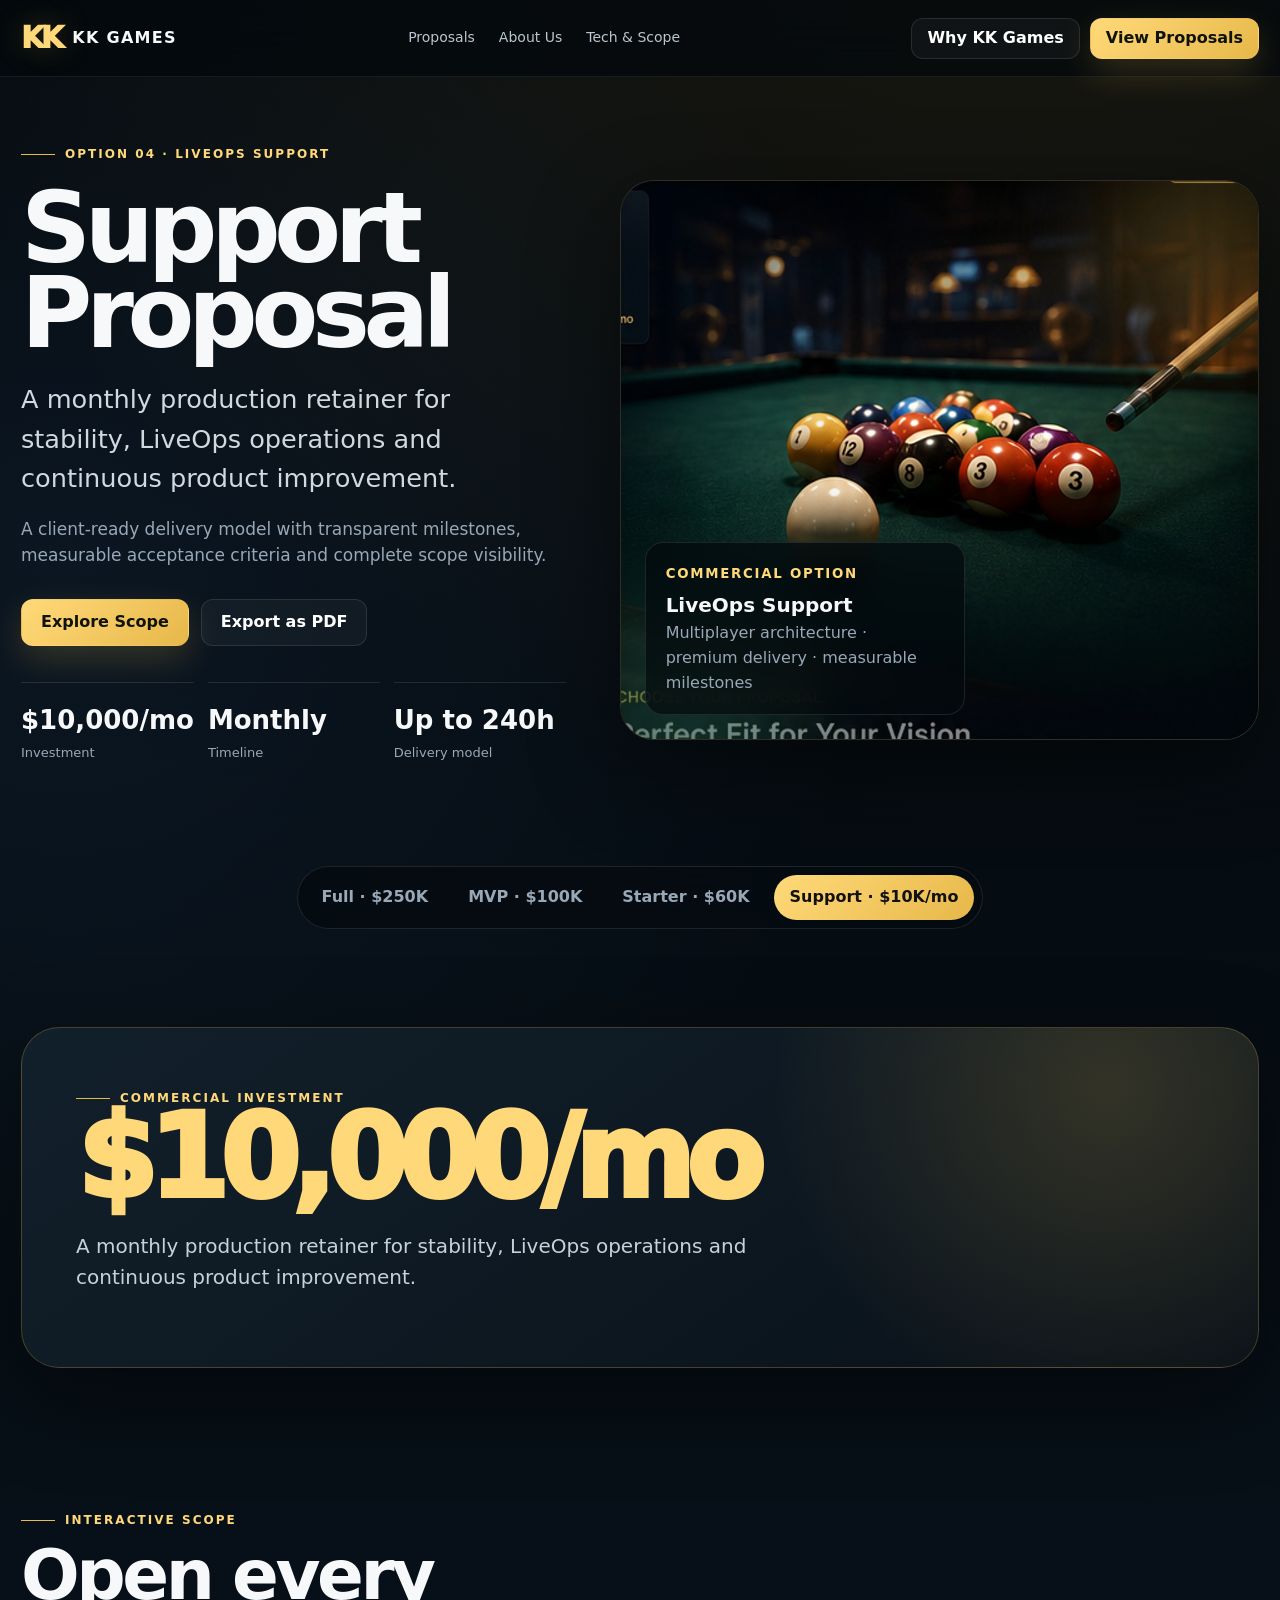
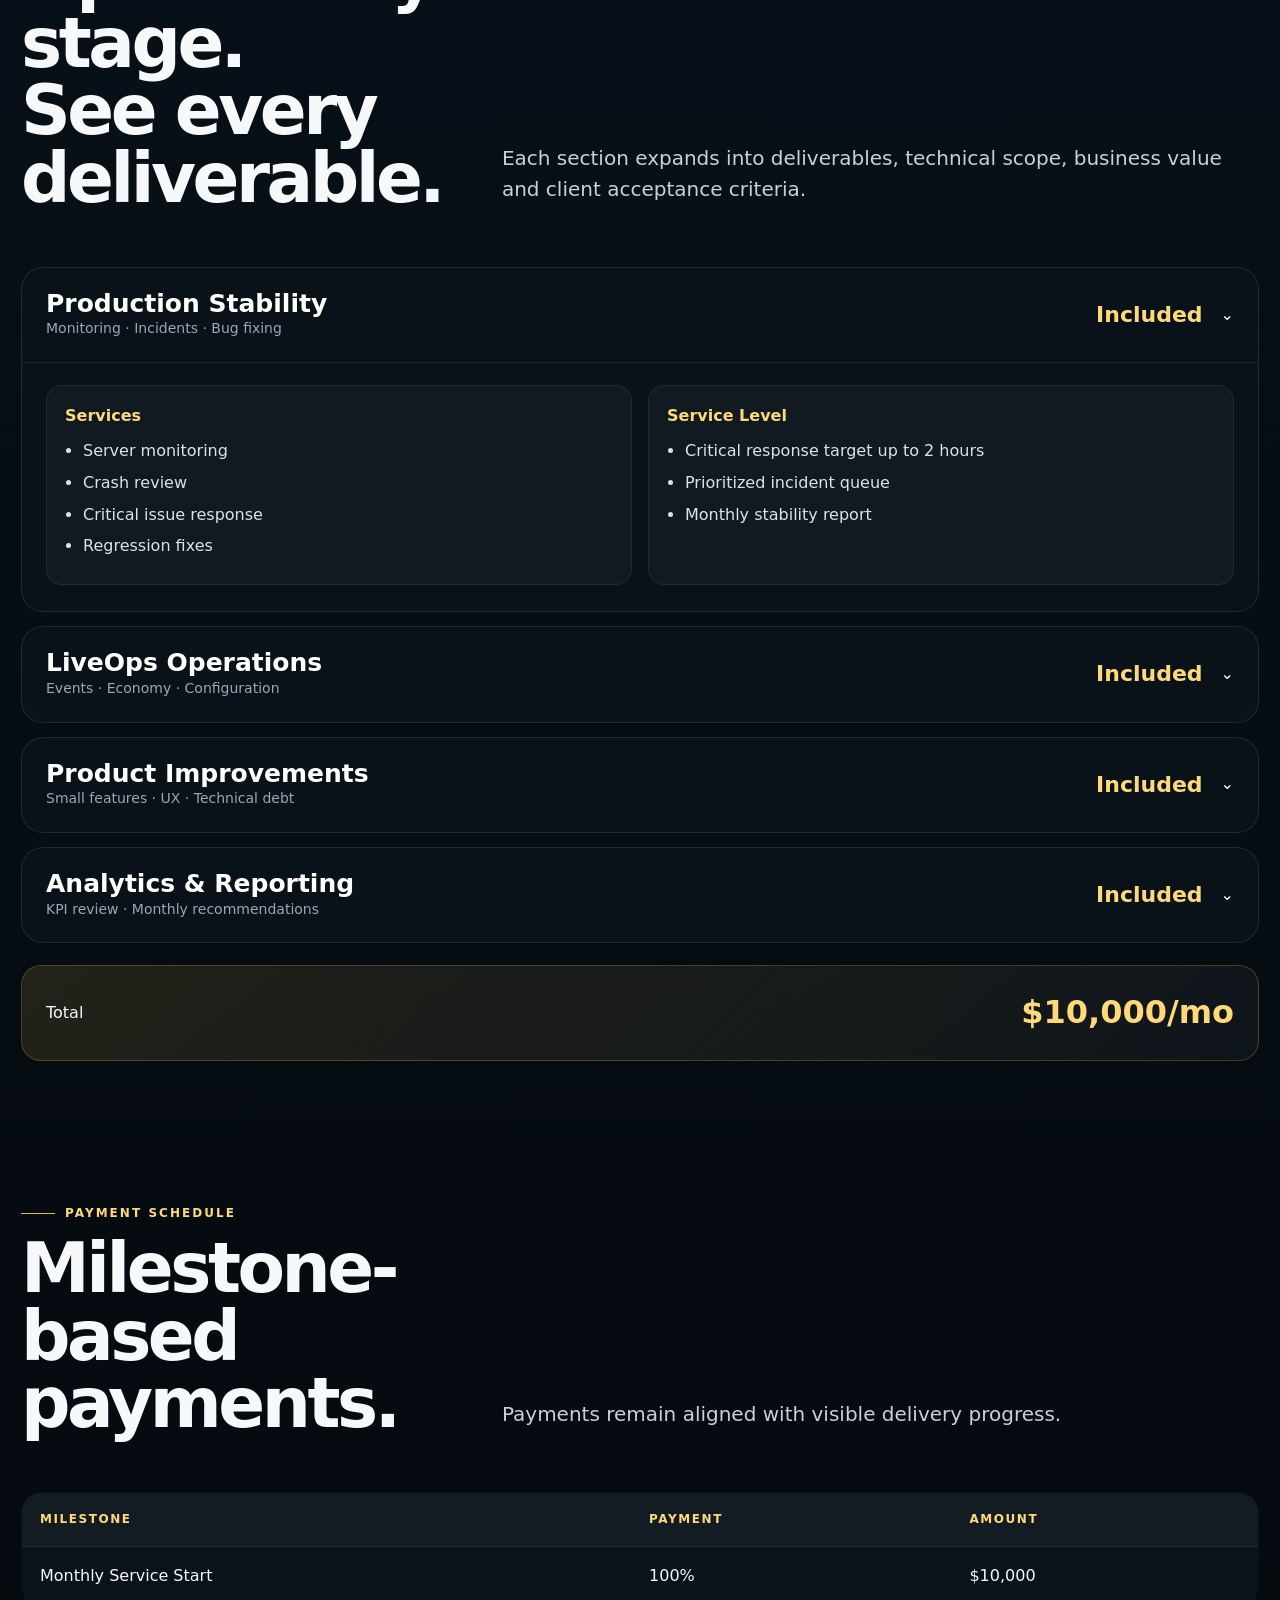
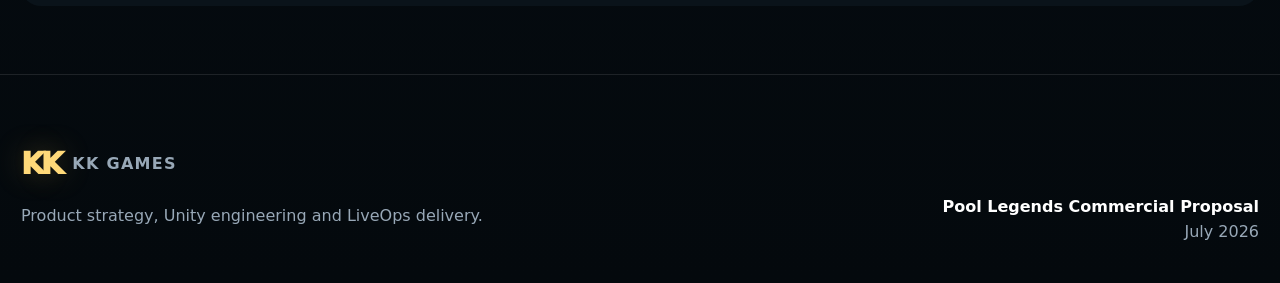
<file: support.html>
<!doctype html><html lang="en"><head><meta charset="utf-8"><meta name="viewport" content="width=device-width,initial-scale=1"><meta name="description" content="Pool Legends commercial proposal by KK Games."><title>Pool Legends — LiveOps Support</title><link rel="stylesheet" href="assets/style.css"></head><body><nav class="nav"><div class="wrap navin">
<a class="brand" href="index.html"><span class="mark">KK</span><span>KK GAMES</span></a>
<div class="links">
<a class="" href="index.html">Proposals</a>
<a class="" href="about.html">About Us</a>
<a href="full.html#scope">Process</a>
<a href="mvp.html#scope">Tech & Scope</a>
</div>
<div class="nav-actions"><a class="btn slim" href="about.html">Why KK Games</a><a class="btn gold slim" href="index.html#offers">View Proposals</a></div>
</div></nav><main id="proposal"><section class="hero"><div class="wrap hero-grid"><div class="reveal"><div class="eyebrow">Option 04 · LiveOps Support</div><h1>Support<br>Proposal</h1><div class="sub">A monthly production retainer for stability, LiveOps operations and continuous product improvement.</div><p class="copy">A client-ready delivery model with transparent milestones, measurable acceptance criteria and complete scope visibility.</p><div class="actions"><a class="btn gold" href="#scope" data-scroll="#scope">Explore Scope</a><button class="btn" onclick="window.print()">Export as PDF</button></div><div class="metrics"><div class="metric"><strong>$10,000/mo</strong><span>Investment</span></div><div class="metric"><strong>Monthly</strong><span>Timeline</span></div><div class="metric"><strong>Up to 240h</strong><span>Delivery model</span></div></div></div><div class="hero-visual reveal"><div class="glow g1"></div><div class="glow g2"></div><div class="hero-badge"><small>COMMERCIAL OPTION</small><b>LiveOps Support</b><span class="muted">Multiplayer architecture · premium delivery · measurable milestones</span></div></div></div></section><div class="wrap"><div class="switcher"><a class="" href="full.html">Full · $250K</a><a class="" href="mvp.html">MVP · $100K</a><a class="" href="starter.html">Starter · $60K</a><a class="active" href="support.html">Support · $10K/mo</a></div></div>
<section><div class="wrap"><div class="summary reveal"><div class="eyebrow">Commercial Investment</div><div class="bigprice">$10,000/mo</div><p class="lead">A monthly production retainer for stability, LiveOps operations and continuous product improvement.</p></div></div></section>
<section id="scope"><div class="wrap"><div class="head reveal"><div><div class="eyebrow">Interactive Scope</div><h2>Open every stage.<br>See every deliverable.</h2></div><p class="lead">Each section expands into deliverables, technical scope, business value and client acceptance criteria.</p></div><div class="accordion"><div class="acc open"><button class="accbtn"><div><h3>Production Stability</h3><div class="meta">Monitoring · Incidents · Bug fixing</div></div><div class="amt">Included</div><div>⌄</div></button><div class="accbody"><div class="detail"><div class="box"><h4>Services</h4><ul><li>Server monitoring</li><li>Crash review</li><li>Critical issue response</li><li>Regression fixes</li></ul></div><div class="box"><h4>Service Level</h4><ul><li>Critical response target up to 2 hours</li><li>Prioritized incident queue</li><li>Monthly stability report</li></ul></div></div></div></div><div class="acc "><button class="accbtn"><div><h3>LiveOps Operations</h3><div class="meta">Events · Economy · Configuration</div></div><div class="amt">Included</div><div>⌄</div></button><div class="accbody"><div class="detail"><div class="box"><h4>Services</h4><ul><li>Event configuration</li><li>Offer scheduling</li><li>Economy adjustments</li><li>Content configuration</li></ul></div><div class="box"><h4>Client Value</h4><ul><li>Faster operational changes</li><li>Less dependency on releases</li><li>Structured monthly cadence</li></ul></div></div></div></div><div class="acc "><button class="accbtn"><div><h3>Product Improvements</h3><div class="meta">Small features · UX · Technical debt</div></div><div class="amt">Included</div><div>⌄</div></button><div class="accbody"><div class="detail"><div class="box"><h4>Services</h4><ul><li>Minor feature changes</li><li>UX improvements</li><li>Performance work</li><li>Technical-debt reduction</li></ul></div><div class="box"><h4>Commercial Rule</h4><ul><li>Large features estimated separately</li><li>Work prioritized within monthly capacity</li></ul></div></div></div></div><div class="acc "><button class="accbtn"><div><h3>Analytics & Reporting</h3><div class="meta">KPI review · Monthly recommendations</div></div><div class="amt">Included</div><div>⌄</div></button><div class="accbody"><div class="detail"><div class="box"><h4>Services</h4><ul><li>Funnel review</li><li>Retention observations</li><li>Incident summary</li><li>Actionable recommendations</li></ul></div><div class="box"><h4>Outputs</h4><ul><li>Monthly report</li><li>Prioritized improvement backlog</li><li>Risk summary</li></ul></div></div></div></div></div><div class="total"><span>Total</span><strong>$10,000/mo</strong></div></div></section>

<section><div class="wrap"><div class="head reveal"><div><div class="eyebrow">Payment Schedule</div><h2>Milestone-based payments.</h2></div><p class="lead">Payments remain aligned with visible delivery progress.</p></div><table class="table"><thead><tr><th>Milestone</th><th>Payment</th><th>Amount</th></tr></thead><tbody><tr><td>Monthly Service Start</td><td>100%</td><td>$10,000</td></tr></tbody></table></div></section></main><footer><div class="wrap foot"><div><div class="brand"><span class="mark">KK</span><span>KK GAMES</span></div><p>Product strategy, Unity engineering and LiveOps delivery.</p></div><div style="text-align:right"><b style="color:#fff">Pool Legends Commercial Proposal</b><br>July 2026</div></div></footer><script src="assets/app.js"></script></body></html>
</file>
<file: assets/style.css>
:root{
 --bg:#04090d;--bg2:#071118;--surface:rgba(14,24,33,.82);--surface2:rgba(20,32,43,.92);
 --text:#f6f8fa;--muted:#98a8b7;--line:rgba(255,255,255,.10);
 --gold:#e7b84a;--gold2:#ffd979;--green:#4fd59a;--violet:#9b71ff;--blue:#5ba1ff;
 --shadow:0 30px 90px rgba(0,0,0,.48);--r:28px;--max:1240px
}
*{box-sizing:border-box}
html{scroll-behavior:smooth}
body{margin:0;background:
 radial-gradient(circle at 80% -10%,rgba(231,184,74,.12),transparent 30%),
 radial-gradient(circle at 5% 16%,rgba(91,161,255,.08),transparent 26%),
 linear-gradient(180deg,#03070a,#071018 45%,#04090d);
 color:var(--text);font-family:Inter,ui-sans-serif,system-ui,-apple-system,BlinkMacSystemFont,"Segoe UI",sans-serif;line-height:1.55}
a{color:inherit;text-decoration:none}button{font:inherit}.wrap{width:min(var(--max),calc(100% - 42px));margin:auto}
.nav{position:fixed;z-index:80;inset:0 0 auto;background:rgba(3,8,12,.76);backdrop-filter:blur(20px);border-bottom:1px solid rgba(255,255,255,.07)}
.navin{height:76px;display:flex;align-items:center;justify-content:space-between;gap:18px}
.brand{display:flex;align-items:center;gap:12px;font-weight:900;letter-spacing:.08em}
.mark{font-size:30px;font-weight:1000;letter-spacing:-.12em;color:var(--gold2);text-shadow:0 0 30px rgba(231,184,74,.25)}
.links{display:flex;align-items:center;gap:24px;color:#bbc6cf;font-size:14px}
.links a{transition:.2s}.links a:hover,.links a.active{color:#fff}
.nav-actions{display:flex;gap:10px;align-items:center}
.btn{display:inline-flex;align-items:center;justify-content:center;gap:9px;min-height:47px;padding:0 19px;border-radius:12px;border:1px solid var(--line);background:rgba(255,255,255,.04);color:#fff;font-weight:800;cursor:pointer;transition:.22s ease}
.btn:hover{transform:translateY(-2px);background:rgba(255,255,255,.09)}
.btn.gold{color:#10130c;background:linear-gradient(135deg,var(--gold2),var(--gold));border-color:transparent;box-shadow:0 13px 35px rgba(231,184,74,.20)}
.btn.slim{min-height:41px;padding:0 15px}
.mobile-toggle{display:none}
.hero{padding:138px 0 84px;min-height:92vh;display:flex;align-items:center}
.hero-grid{display:grid;grid-template-columns:.92fr 1.08fr;gap:54px;align-items:center}
.eyebrow{display:inline-flex;align-items:center;gap:10px;color:var(--gold2);font-size:12px;font-weight:900;letter-spacing:.17em;text-transform:uppercase}
.eyebrow:before{content:"";width:34px;height:1px;background:var(--gold)}
h1{font-size:clamp(58px,7.6vw,108px);line-height:.88;letter-spacing:-.065em;margin:22px 0 23px}
h2{font-size:clamp(40px,5.4vw,70px);line-height:.98;letter-spacing:-.05em;margin:12px 0}
h3{font-size:25px;line-height:1.15;margin:10px 0}
.sub{font-size:clamp(20px,2vw,28px);color:#d0d9df;max-width:720px}
.copy,.muted{color:var(--muted)}.copy{font-size:17px;max-width:680px}
.actions{display:flex;gap:12px;flex-wrap:wrap;margin-top:30px}
.metrics{display:grid;grid-template-columns:repeat(3,1fr);gap:14px;margin-top:36px}
.metric{padding:17px 0;border-top:1px solid var(--line)}
.metric strong{display:block;font-size:26px}.metric span{color:var(--muted);font-size:13px}
.hero-visual{position:relative;min-height:560px;border-radius:34px;overflow:hidden;border:1px solid rgba(231,184,74,.18);box-shadow:var(--shadow);background:#071018}
.hero-visual:before{content:"";position:absolute;inset:0;background:
 linear-gradient(90deg,rgba(3,8,12,.20),rgba(3,8,12,0) 42%),
 linear-gradient(0deg,rgba(3,8,12,.50),rgba(3,8,12,0) 45%),
 url('billiards-hero.jpg') center/cover no-repeat;transform:scale(1.02);transition:1.1s ease}
.hero-visual:hover:before{transform:scale(1.06)}
.hero-badge{position:absolute;left:24px;bottom:24px;padding:18px 20px;border-radius:18px;background:rgba(4,10,14,.74);border:1px solid var(--line);backdrop-filter:blur(16px);max-width:320px}
.hero-badge small{color:var(--gold2);font-weight:900;letter-spacing:.13em}.hero-badge b{display:block;font-size:20px;margin-top:5px}
.glow{position:absolute;width:220px;height:220px;border-radius:50%;filter:blur(70px);opacity:.26;pointer-events:none}.g1{background:var(--gold);right:-60px;top:-50px}.g2{background:var(--green);left:-50px;bottom:-80px}
section{padding:68px 0}.head{display:grid;grid-template-columns:.72fr 1.28fr;gap:55px;align-items:end;margin-bottom:42px}.lead{font-size:20px;color:#c7d1d8;max-width:760px}
.grid4{display:grid;grid-template-columns:repeat(4,1fr);gap:16px}.grid3{display:grid;grid-template-columns:repeat(3,1fr);gap:18px}.grid2{display:grid;grid-template-columns:repeat(2,1fr);gap:18px}
.card{position:relative;padding:28px;border-radius:var(--r);background:linear-gradient(180deg,rgba(20,31,41,.82),rgba(10,18,25,.82));border:1px solid var(--line);box-shadow:0 16px 55px rgba(0,0,0,.18);transition:.25s ease;overflow:hidden}
.card:after{content:"";position:absolute;inset:auto -20% -70% 25%;height:180px;background:radial-gradient(circle,rgba(231,184,74,.13),transparent 60%);pointer-events:none}
.card:hover{transform:translateY(-6px);border-color:rgba(231,184,74,.28);box-shadow:0 26px 70px rgba(0,0,0,.28)}
.card .kick{font-size:12px;text-transform:uppercase;letter-spacing:.16em;color:var(--gold2);font-weight:900}
.price{font-size:43px;font-weight:950;letter-spacing:-.05em;margin:18px 0 5px}
.offer{cursor:pointer}.offer.recommended{border-color:rgba(231,184,74,.55);background:linear-gradient(180deg,rgba(51,39,18,.68),rgba(13,18,22,.90))}
.ribbon{position:absolute;right:17px;top:17px;padding:7px 10px;border-radius:999px;background:rgba(231,184,74,.14);border:1px solid rgba(231,184,74,.35);font-size:10px;font-weight:900;letter-spacing:.12em;color:var(--gold2)}
.go{display:flex;justify-content:space-between;align-items:center;margin-top:22px;color:var(--gold2);font-weight:900}
.feature-list{list-style:none;padding:0;margin:18px 0 0;display:grid;gap:10px}.feature-list li{display:flex;gap:10px;color:#dce5eb}.feature-list li:before{content:"✓";color:var(--green);font-weight:900}.feature-list.no li:before{content:"—";color:#f08b8b}
.statbar{display:grid;grid-template-columns:repeat(4,1fr);gap:1px;padding:1px;border:1px solid var(--line);border-radius:22px;background:var(--line);overflow:hidden}
.stat{padding:22px;background:rgba(9,17,23,.92);text-align:center}.stat strong{display:block;font-size:31px;color:var(--gold2)}.stat span{font-size:13px;color:var(--muted)}
.summary{padding:54px;border-radius:38px;background:
 radial-gradient(circle at 88% 18%,rgba(231,184,74,.18),transparent 30%),
 linear-gradient(145deg,#12202b,#091119);border:1px solid rgba(231,184,74,.25);box-shadow:var(--shadow)}
.bigprice{font-size:clamp(62px,9vw,122px);font-weight:950;letter-spacing:-.075em;line-height:.9;color:var(--gold2)}
.switcher{position:sticky;top:88px;z-index:24;display:flex;gap:8px;width:max-content;max-width:100%;overflow:auto;padding:8px;border-radius:999px;background:rgba(5,12,17,.82);border:1px solid var(--line);backdrop-filter:blur(17px);margin:0 auto 30px}
.switcher a{padding:10px 16px;border-radius:999px;color:var(--muted);font-weight:800;white-space:nowrap}.switcher a.active{background:linear-gradient(135deg,var(--gold2),var(--gold));color:#111}
.accordion{display:grid;gap:14px}.acc{border:1px solid var(--line);border-radius:22px;overflow:hidden;background:rgba(11,20,27,.78)}
.accbtn{width:100%;border:0;background:transparent;color:#fff;padding:22px 24px;display:grid;grid-template-columns:1fr auto auto;gap:18px;align-items:center;text-align:left;cursor:pointer}
.accbtn h3{margin:0}.accbtn .meta{color:var(--muted);font-size:14px}.accbtn .amt{color:var(--gold2);font-size:22px;font-weight:900}
.accbody{max-height:0;overflow:hidden;transition:max-height .38s ease;border-top:0 solid var(--line)}.acc.open .accbody{max-height:1800px;border-top-width:1px}
.detail{display:grid;grid-template-columns:repeat(2,1fr);gap:16px;padding:22px 24px 26px}.box{padding:18px;border-radius:16px;background:rgba(255,255,255,.035);border:1px solid rgba(255,255,255,.07)}
.box h4{margin:0 0 10px;color:var(--gold2)}.box ul{padding-left:18px;margin:0}.box li{margin:7px 0;color:#dce4e0}
.total{display:flex;justify-content:space-between;align-items:center;margin-top:22px;padding:22px 24px;border-radius:20px;background:linear-gradient(135deg,rgba(231,184,74,.13),rgba(255,255,255,.04));border:1px solid rgba(231,184,74,.24)}.total strong{font-size:32px;color:var(--gold2)}
.table{width:100%;border-collapse:collapse;overflow:hidden;border-radius:20px;background:rgba(12,21,29,.82);border:1px solid var(--line)}.table th,.table td{padding:17px 18px;text-align:left;border-bottom:1px solid var(--line)}.table th{background:rgba(255,255,255,.04);color:var(--gold2);font-size:12px;text-transform:uppercase;letter-spacing:.13em}.table tr:last-child td{border-bottom:0}
.about-hero{padding:118px 0 54px;background:linear-gradient(rgba(3,8,12,.73),rgba(3,8,12,.94)),url('billiards-bg.jpg') center/cover fixed}
.about-grid{display:grid;grid-template-columns:1fr 1fr;gap:22px}
.founder{display:grid;grid-template-columns:210px 1fr;min-height:360px;padding:0;overflow:hidden}.founder-photo{min-height:360px;background-position:center;background-size:cover}.founder-info{padding:28px}.role{color:var(--gold2);font-weight:800;margin-bottom:14px}
.tagrow{display:flex;flex-wrap:wrap;gap:8px;margin-top:18px}.tag{padding:8px 11px;border-radius:999px;border:1px solid var(--line);background:rgba(255,255,255,.035);font-size:12px;color:#dce6ec}
.timeline{position:relative;padding-left:26px}.timeline:before{content:"";position:absolute;left:6px;top:8px;bottom:8px;width:1px;background:linear-gradient(var(--gold),rgba(255,255,255,.08))}.timeline-item{position:relative;padding:0 0 24px 20px}.timeline-item:before{content:"";position:absolute;left:-25px;top:8px;width:11px;height:11px;border-radius:50%;background:var(--gold);box-shadow:0 0 0 5px rgba(231,184,74,.10)}
.project-grid{display:grid;grid-template-columns:repeat(4,1fr);gap:15px}.project-card{min-height:210px;display:flex;flex-direction:column;justify-content:flex-end;background:linear-gradient(180deg,rgba(10,17,23,.10),rgba(7,13,18,.92)),url('billiards-bg.jpg') center/cover}.project-card:nth-child(2){background-position:30% 40%}.project-card:nth-child(3){background-position:65% 25%}.project-card:nth-child(4){background-position:80% 65%}
.cta{padding:54px;border-radius:34px;border:1px solid rgba(231,184,74,.24);background:radial-gradient(circle at 10% 90%,rgba(91,161,255,.15),transparent 35%),radial-gradient(circle at 90% 0,rgba(231,184,74,.18),transparent 32%),#0a141c;text-align:center;box-shadow:var(--shadow)}
footer{padding:66px 0 38px;border-top:1px solid var(--line);color:var(--muted)}.foot{display:flex;justify-content:space-between;align-items:flex-end;gap:20px}
.reveal{opacity:0;transform:translateY(22px);transition:.72s ease}.reveal.visible{opacity:1;transform:none}
@media(max-width:1020px){.links{display:none}.mobile-toggle{display:inline-flex}.hero-grid,.head,.about-grid{grid-template-columns:1fr}.grid4,.project-grid{grid-template-columns:1fr 1fr}.hero-visual{min-height:470px}.founder{grid-template-columns:170px 1fr}}
@media(max-width:680px){.wrap{width:min(100% - 24px,var(--max))}.hero{padding-top:118px}.nav-actions .btn:not(.mobile-toggle){display:none}.metrics,.grid4,.grid3,.grid2,.detail,.statbar,.project-grid{grid-template-columns:1fr}.founder{grid-template-columns:1fr}.founder-photo{min-height:320px}.summary{padding:34px 24px}.accbtn{grid-template-columns:1fr auto}.accbtn .meta{grid-column:1/-1}.table{font-size:13px}.table th,.table td{padding:12px 9px}.foot{display:block}.hero-visual{min-height:390px}}
@media print{.nav,.actions,.switcher{display:none!important}body{background:#04090d!important;-webkit-print-color-adjust:exact;print-color-adjust:exact}section,.card,.acc{break-inside:avoid}}

/* Final premium compact pass */
.case-grid{display:grid;grid-template-columns:repeat(4,1fr);gap:16px}
.case-card{min-height:340px;padding:0;overflow:hidden;display:flex;flex-direction:column;justify-content:flex-end;background:#09121a;border:1px solid var(--line);border-radius:24px;position:relative;box-shadow:0 18px 60px rgba(0,0,0,.28)}
.case-card:before{content:"";position:absolute;inset:0;background-image:var(--case-bg);background-size:cover;background-position:center;transition:transform .7s ease,filter .7s ease;filter:saturate(.9) contrast(1.06)}
.case-card:after{content:"";position:absolute;inset:0;background:linear-gradient(180deg,rgba(3,7,10,.06) 15%,rgba(3,7,10,.35) 45%,rgba(3,7,10,.96) 100%)}
.case-card:hover:before{transform:scale(1.05);filter:saturate(1.05) contrast(1.1)}
.case-content{position:relative;z-index:2;padding:24px}.case-content h3{margin:8px 0}.case-metrics{display:flex;gap:18px;flex-wrap:wrap;margin-top:18px}.case-metric strong{display:block;font-size:22px;color:var(--gold2)}.case-metric span{font-size:11px;color:var(--muted);text-transform:uppercase;letter-spacing:.11em}
.founders-compact{display:grid;grid-template-columns:1fr 1fr;gap:18px}.founder-final{display:grid;grid-template-columns:210px 1fr;min-height:330px;padding:0;overflow:hidden}.founder-final .photo{background-size:cover;background-position:center 36%;min-height:330px;border-right:1px solid var(--line)}.founder-final .info{padding:26px}.founder-final .feature-list{gap:7px}.founder-final .feature-list li{font-size:14px}
.compact-head{margin-bottom:28px}.compact-section{padding:54px 0}.legal-note{font-size:12px;color:#7f8d98;margin-top:16px}.nav .links a[href*="full.html#scope"]{display:none}
@media(max-width:1000px){.case-grid{grid-template-columns:1fr 1fr}.founders-compact{grid-template-columns:1fr}}
@media(max-width:680px){.case-grid{grid-template-columns:1fr}.founder-final{grid-template-columns:1fr}.founder-final .photo{min-height:360px;border-right:0;border-bottom:1px solid var(--line)}}

/* Final founder and case-study refinements */
.founder-final .photo.serhii-photo{
  background-size:contain;
  background-repeat:no-repeat;
  background-position:center;
  background-color:#c9cbcc;
}
.case-metrics{
  display:grid;
  grid-template-columns:repeat(3,minmax(0,1fr));
  gap:12px;
}
.case-metric{
  min-width:0;
  padding:12px;
  border-radius:14px;
  background:rgba(3,9,14,.62);
  border:1px solid rgba(255,255,255,.08);
  backdrop-filter:blur(10px);
}
.case-metric strong{
  font-size:18px;
  line-height:1.1;
  overflow-wrap:anywhere;
}
.case-metric span{
  display:block;
  margin-top:6px;
  line-height:1.35;
}
@media(max-width:1200px){
  .case-metrics{grid-template-columns:1fr 1fr}
}
@media(max-width:680px){
  .case-metrics{grid-template-columns:1fr}
  .founder-final .photo.serhii-photo{min-height:430px}
}


/* FINAL CASE STUDY LAYOUT FIX */
.case-grid{
  display:grid !important;
  grid-template-columns:repeat(2,minmax(0,1fr)) !important;
  gap:20px !important;
  align-items:stretch;
}
.case-card{
  min-width:0;
  min-height:430px !important;
  border-radius:28px !important;
  overflow:hidden !important;
}
.case-content{
  width:100%;
  padding:30px !important;
}
.case-content p{
  max-width:58ch;
  min-height:78px;
}
.case-metrics{
  display:grid !important;
  grid-template-columns:repeat(3,minmax(0,1fr)) !important;
  gap:12px !important;
  width:100%;
  margin-top:22px !important;
  align-items:stretch;
}
.case-metric{
  min-width:0 !important;
  width:100%;
  padding:15px 14px !important;
  border-radius:16px !important;
  background:rgba(3,9,14,.76) !important;
  border:1px solid rgba(255,255,255,.10) !important;
  backdrop-filter:blur(12px);
  display:flex;
  flex-direction:column;
  justify-content:flex-start;
}
.case-metric strong{
  display:block;
  font-size:20px !important;
  line-height:1.08 !important;
  color:var(--gold2);
  white-space:normal !important;
  overflow-wrap:anywhere !important;
  word-break:normal !important;
  hyphens:none !important;
}
.case-metric span{
  display:block;
  margin-top:8px;
  font-size:10px !important;
  line-height:1.35 !important;
  letter-spacing:.09em !important;
  overflow-wrap:anywhere;
}
@media(max-width:1050px){
  .case-grid{grid-template-columns:1fr !important}
  .case-card{min-height:390px !important}
}
@media(max-width:680px){
  .case-content{padding:22px !important}
  .case-content p{min-height:0}
  .case-metrics{grid-template-columns:1fr !important}
  .case-card{min-height:0 !important}
}
</file>
